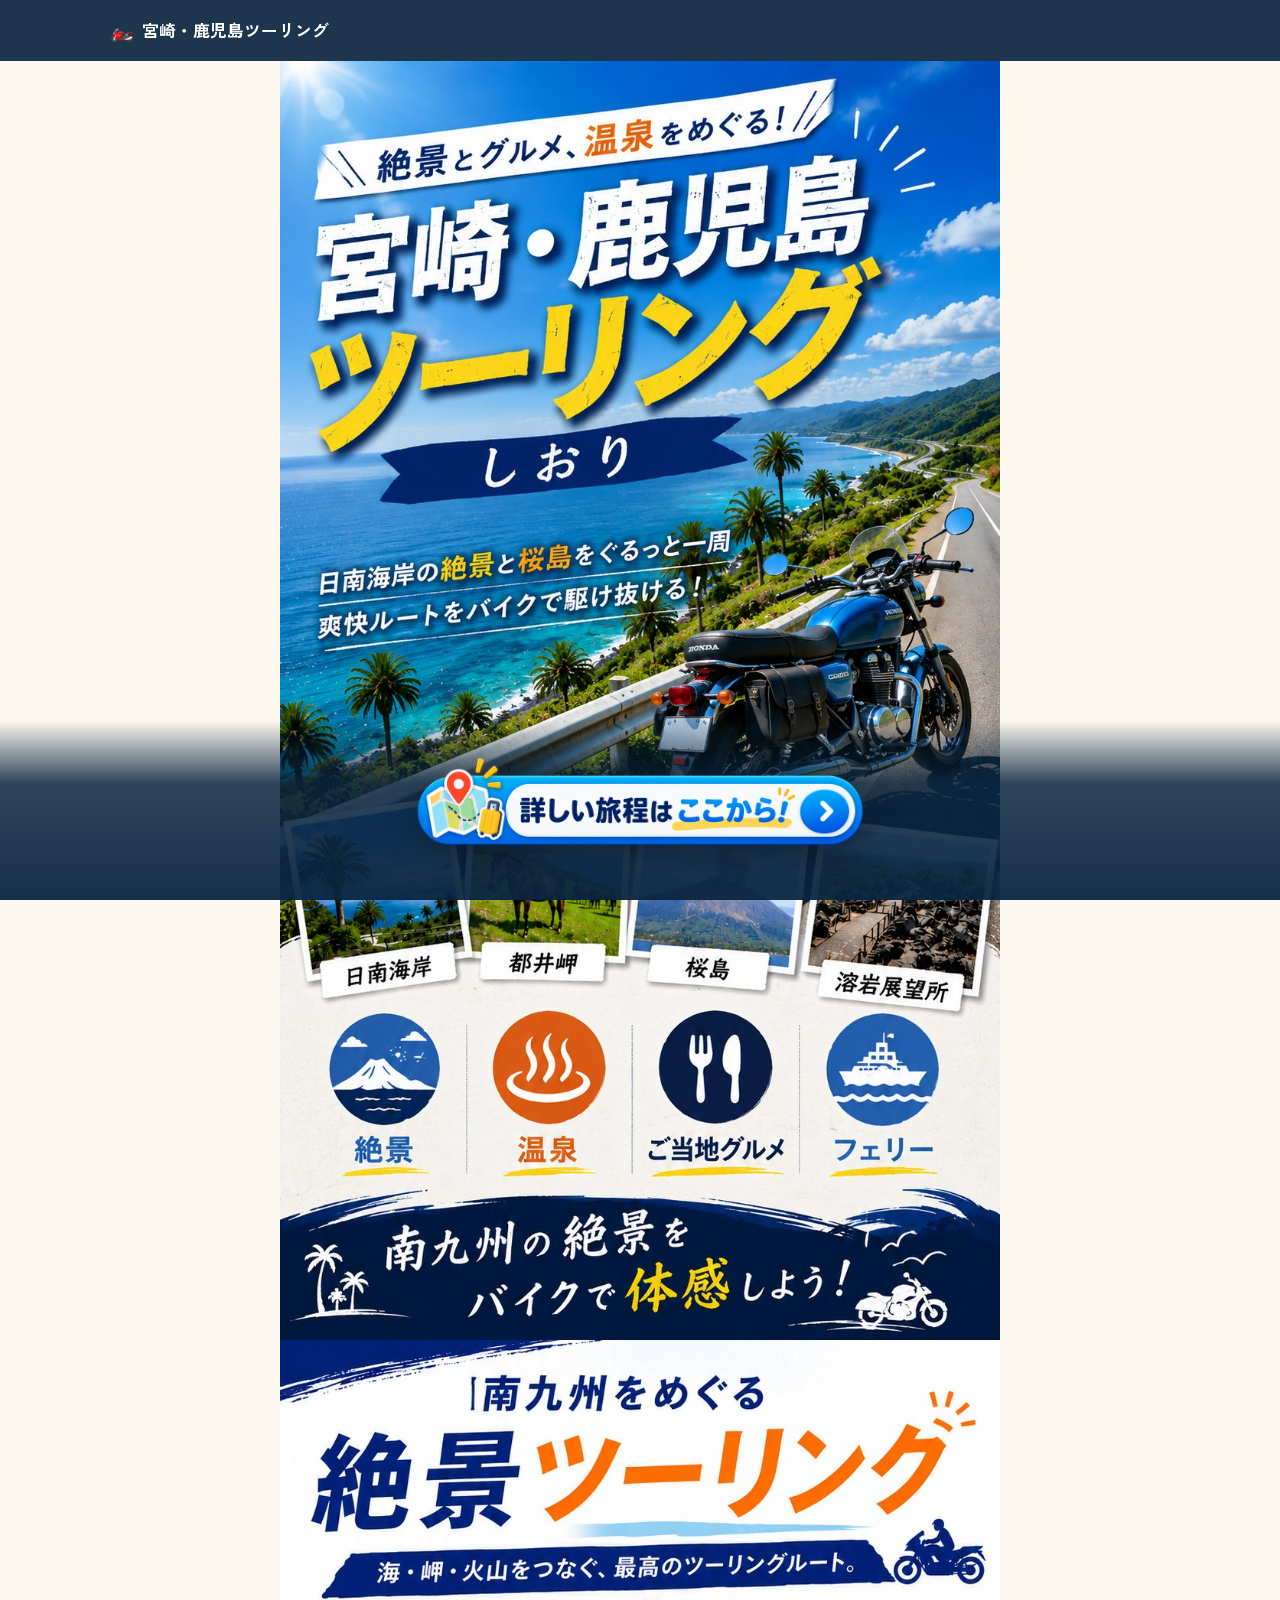
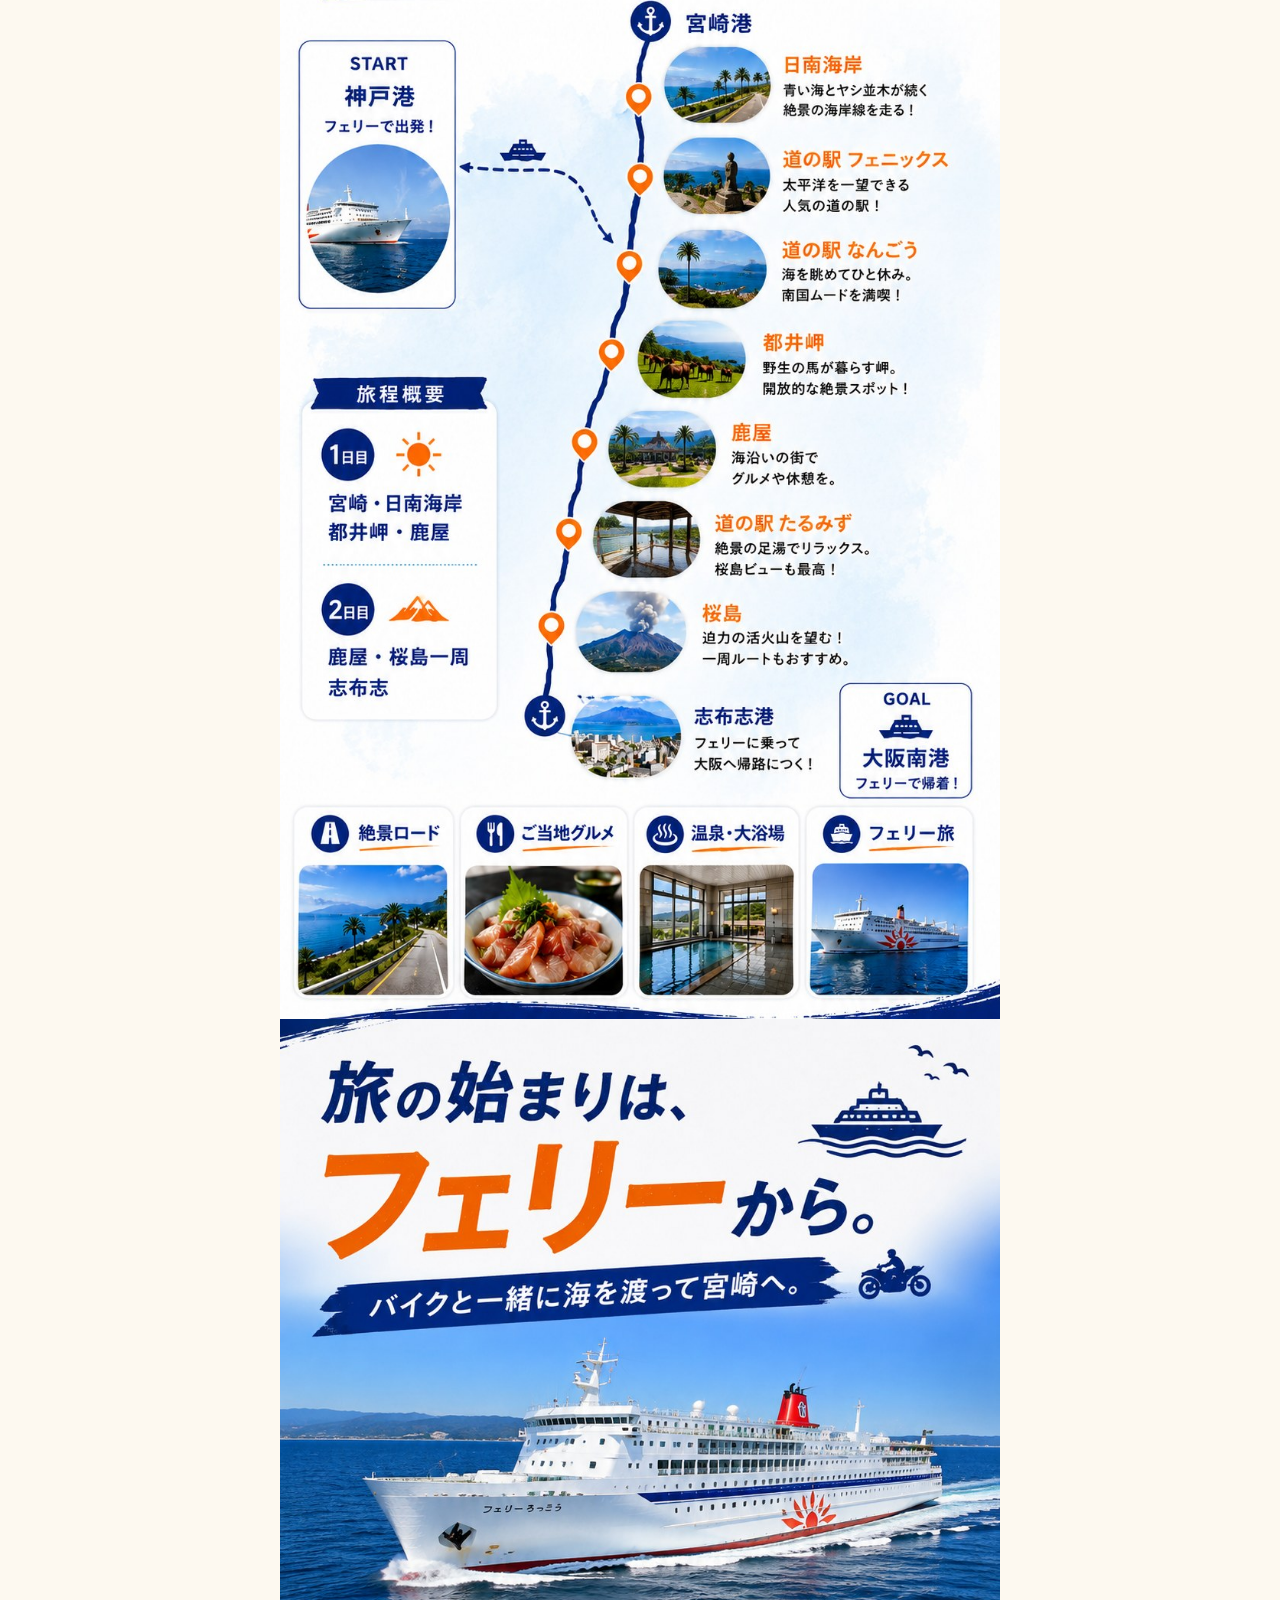
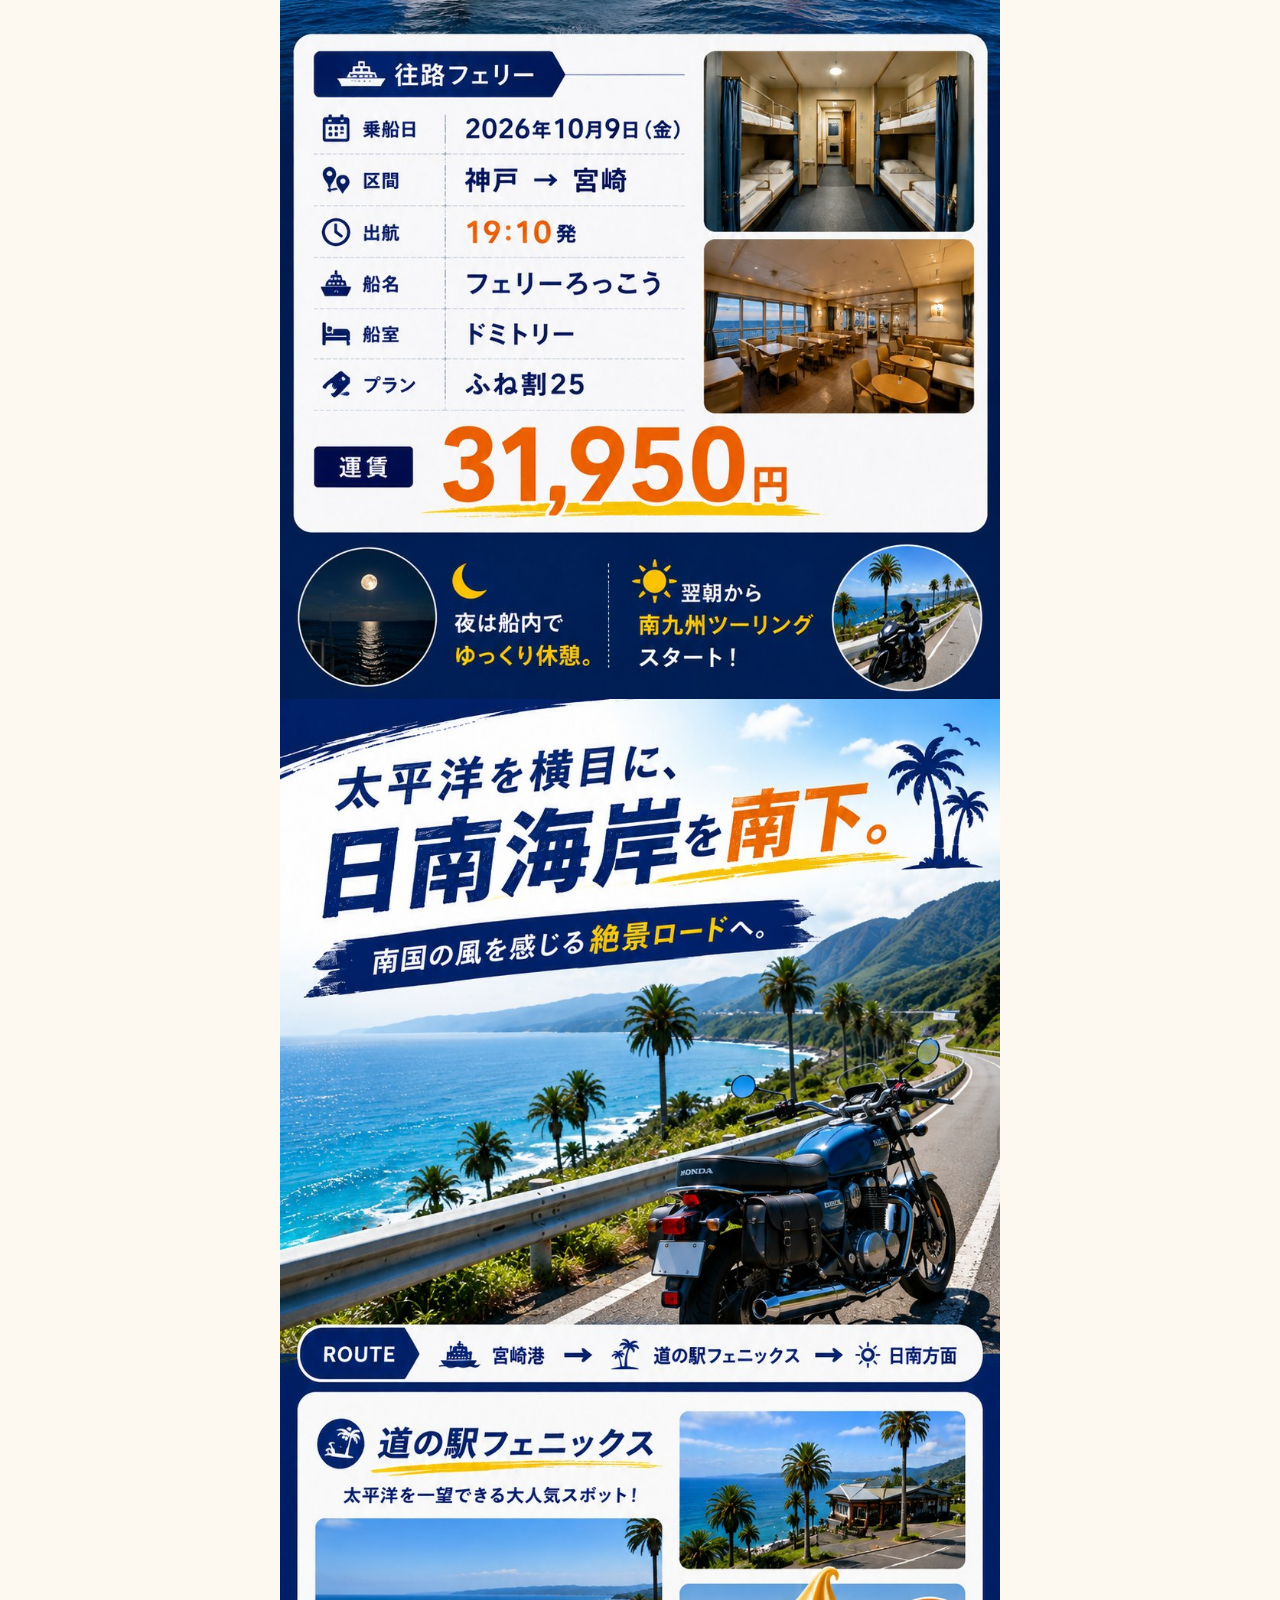
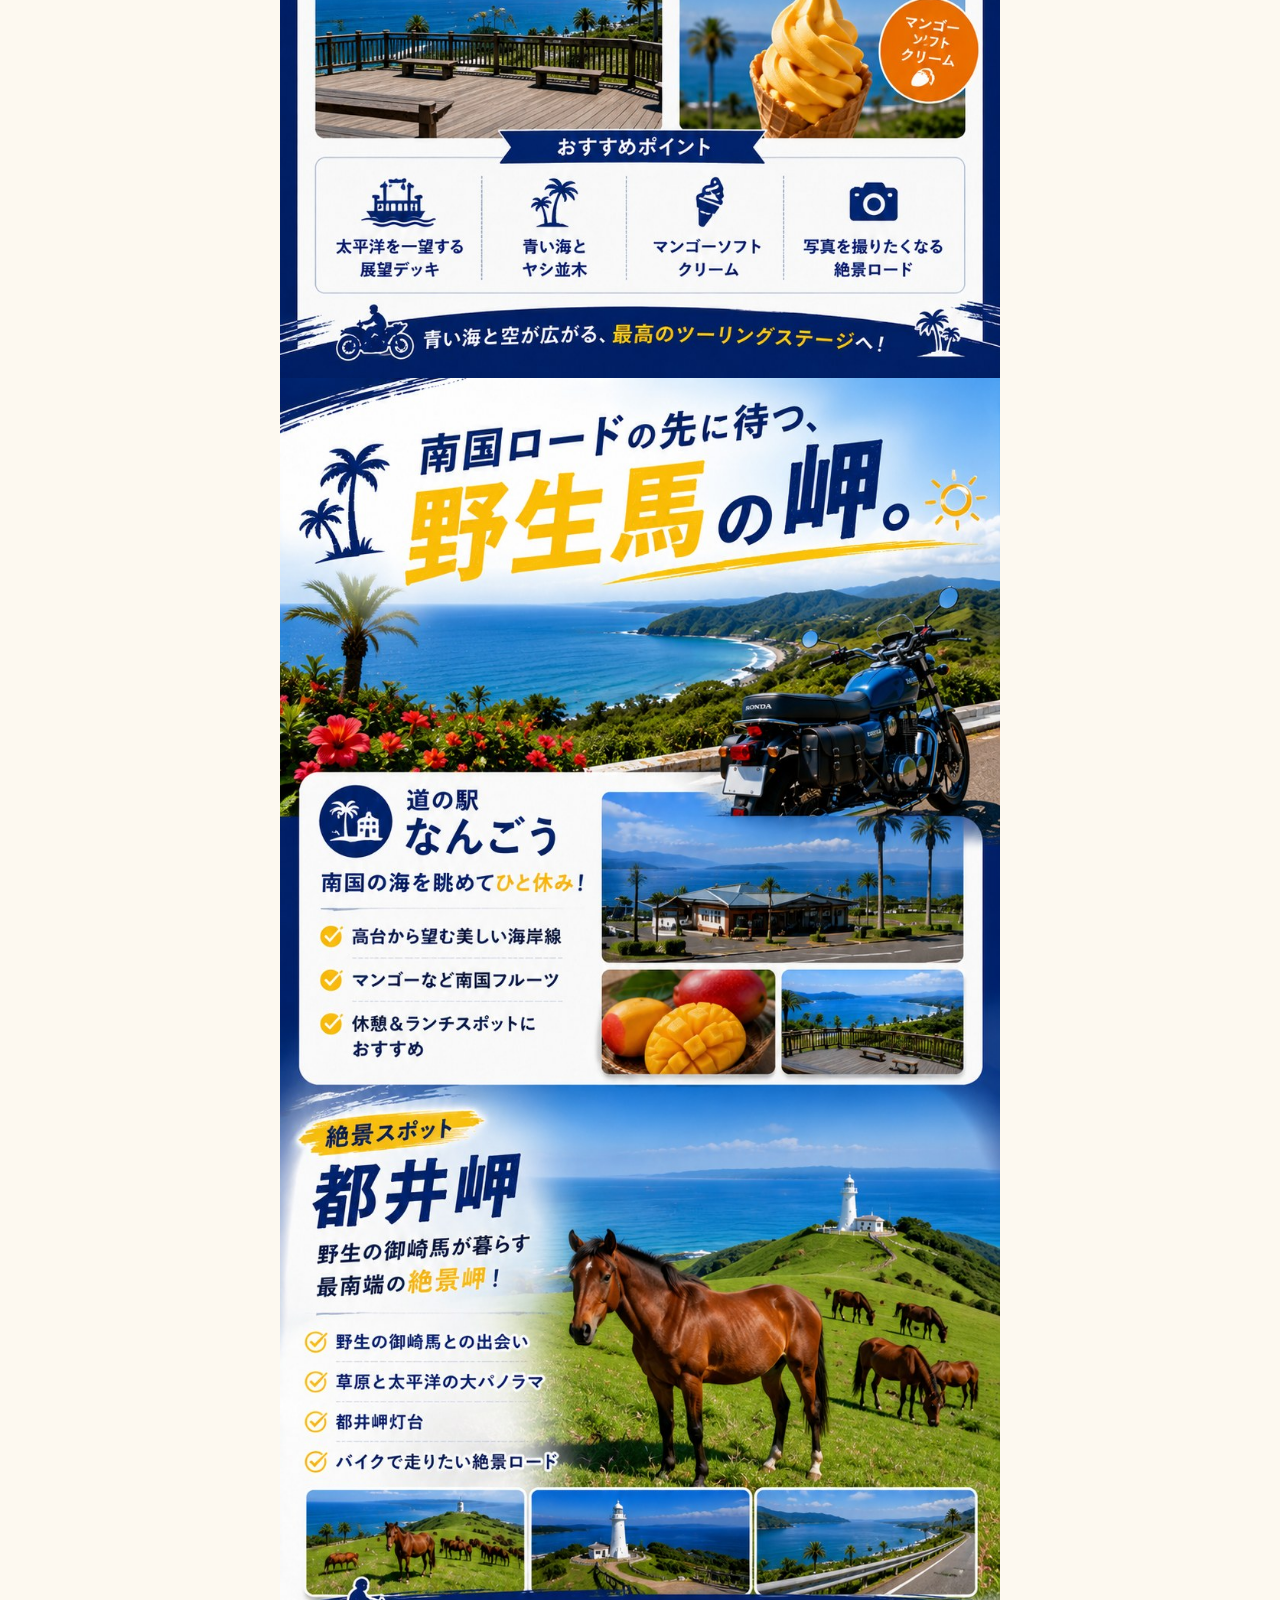
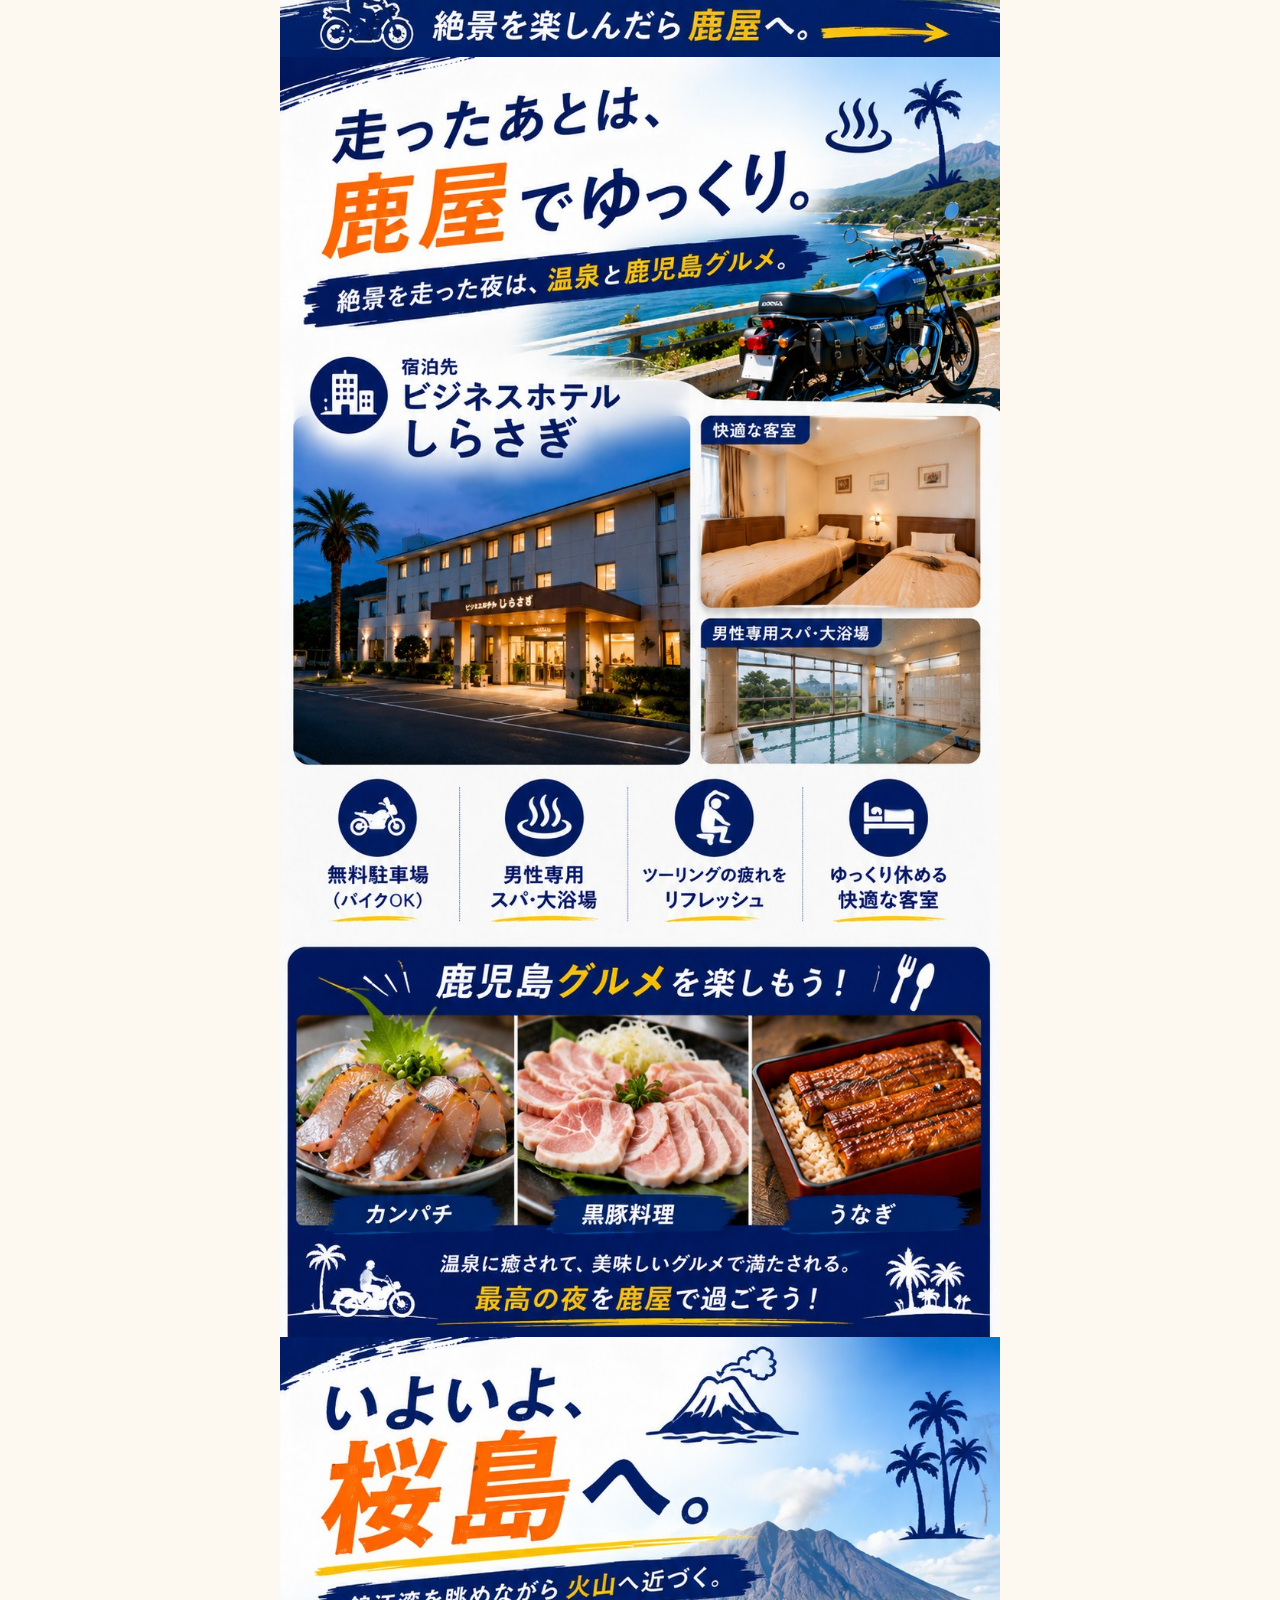
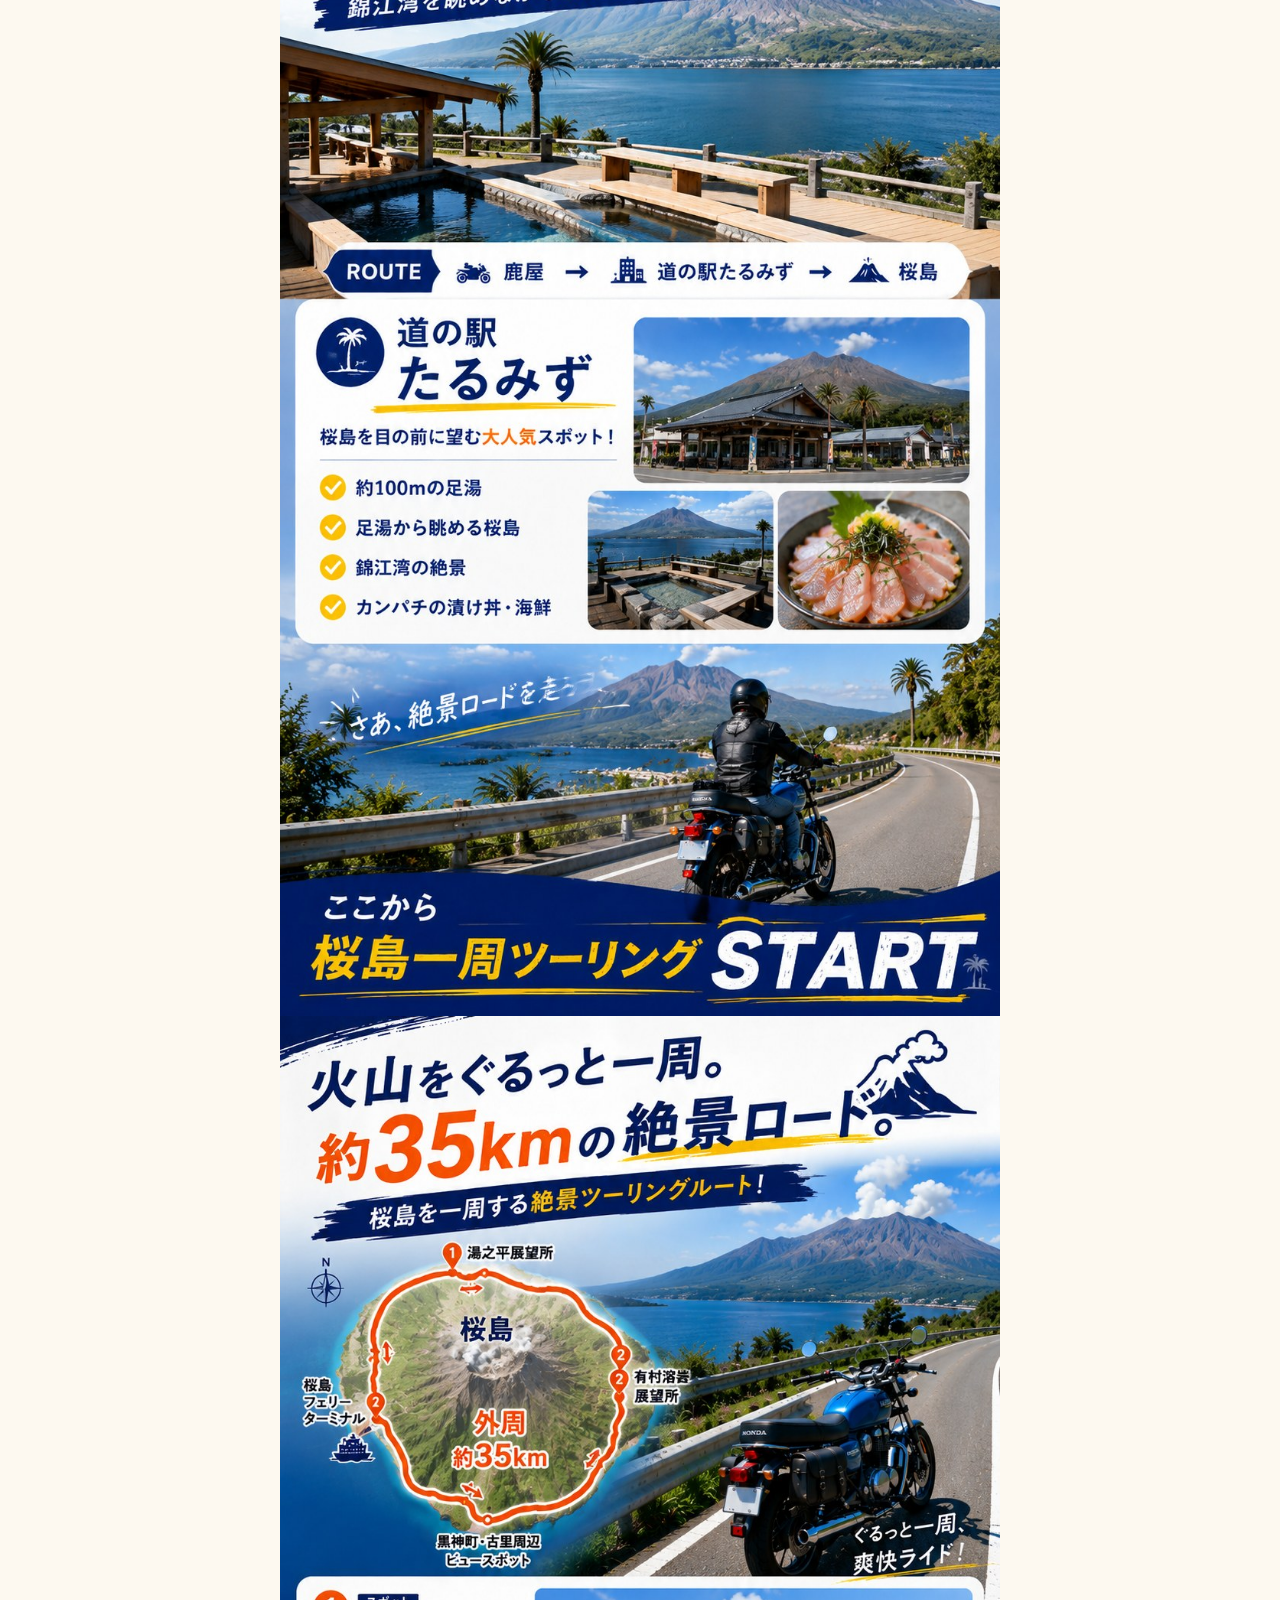
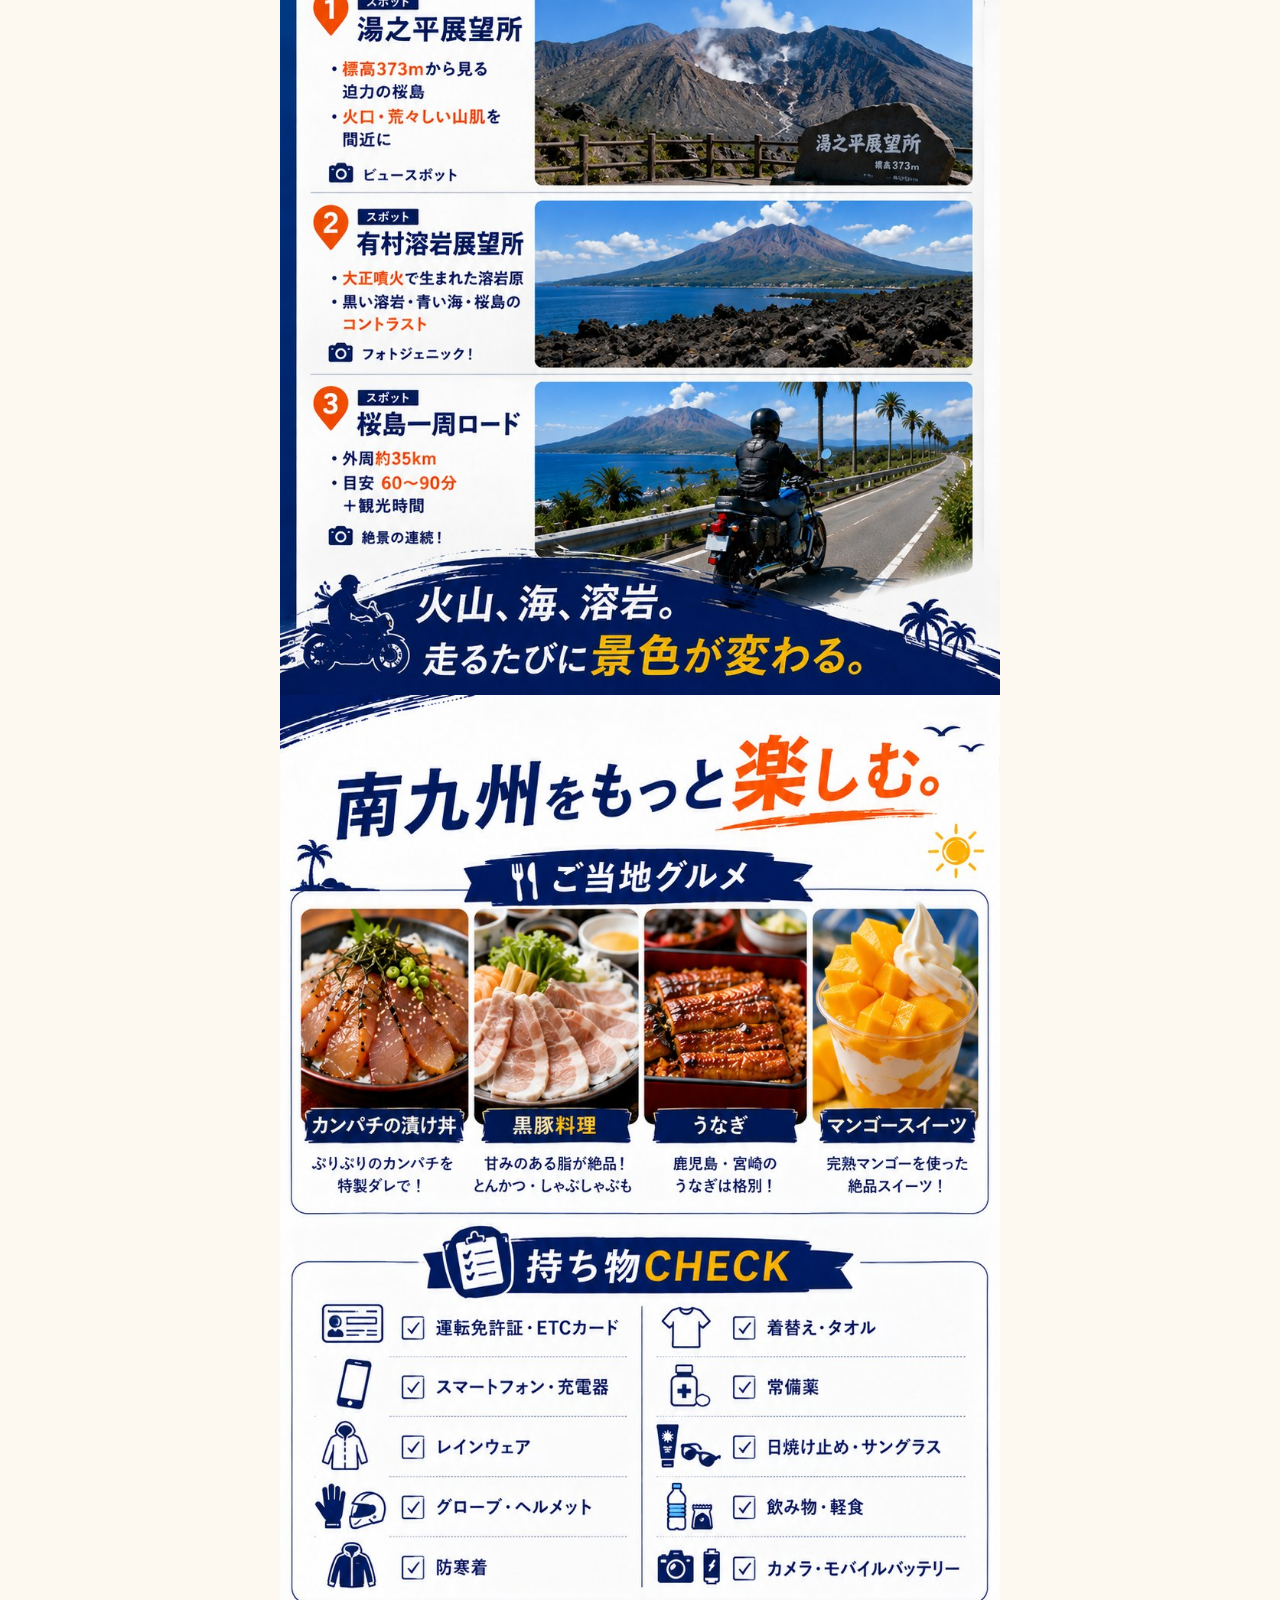
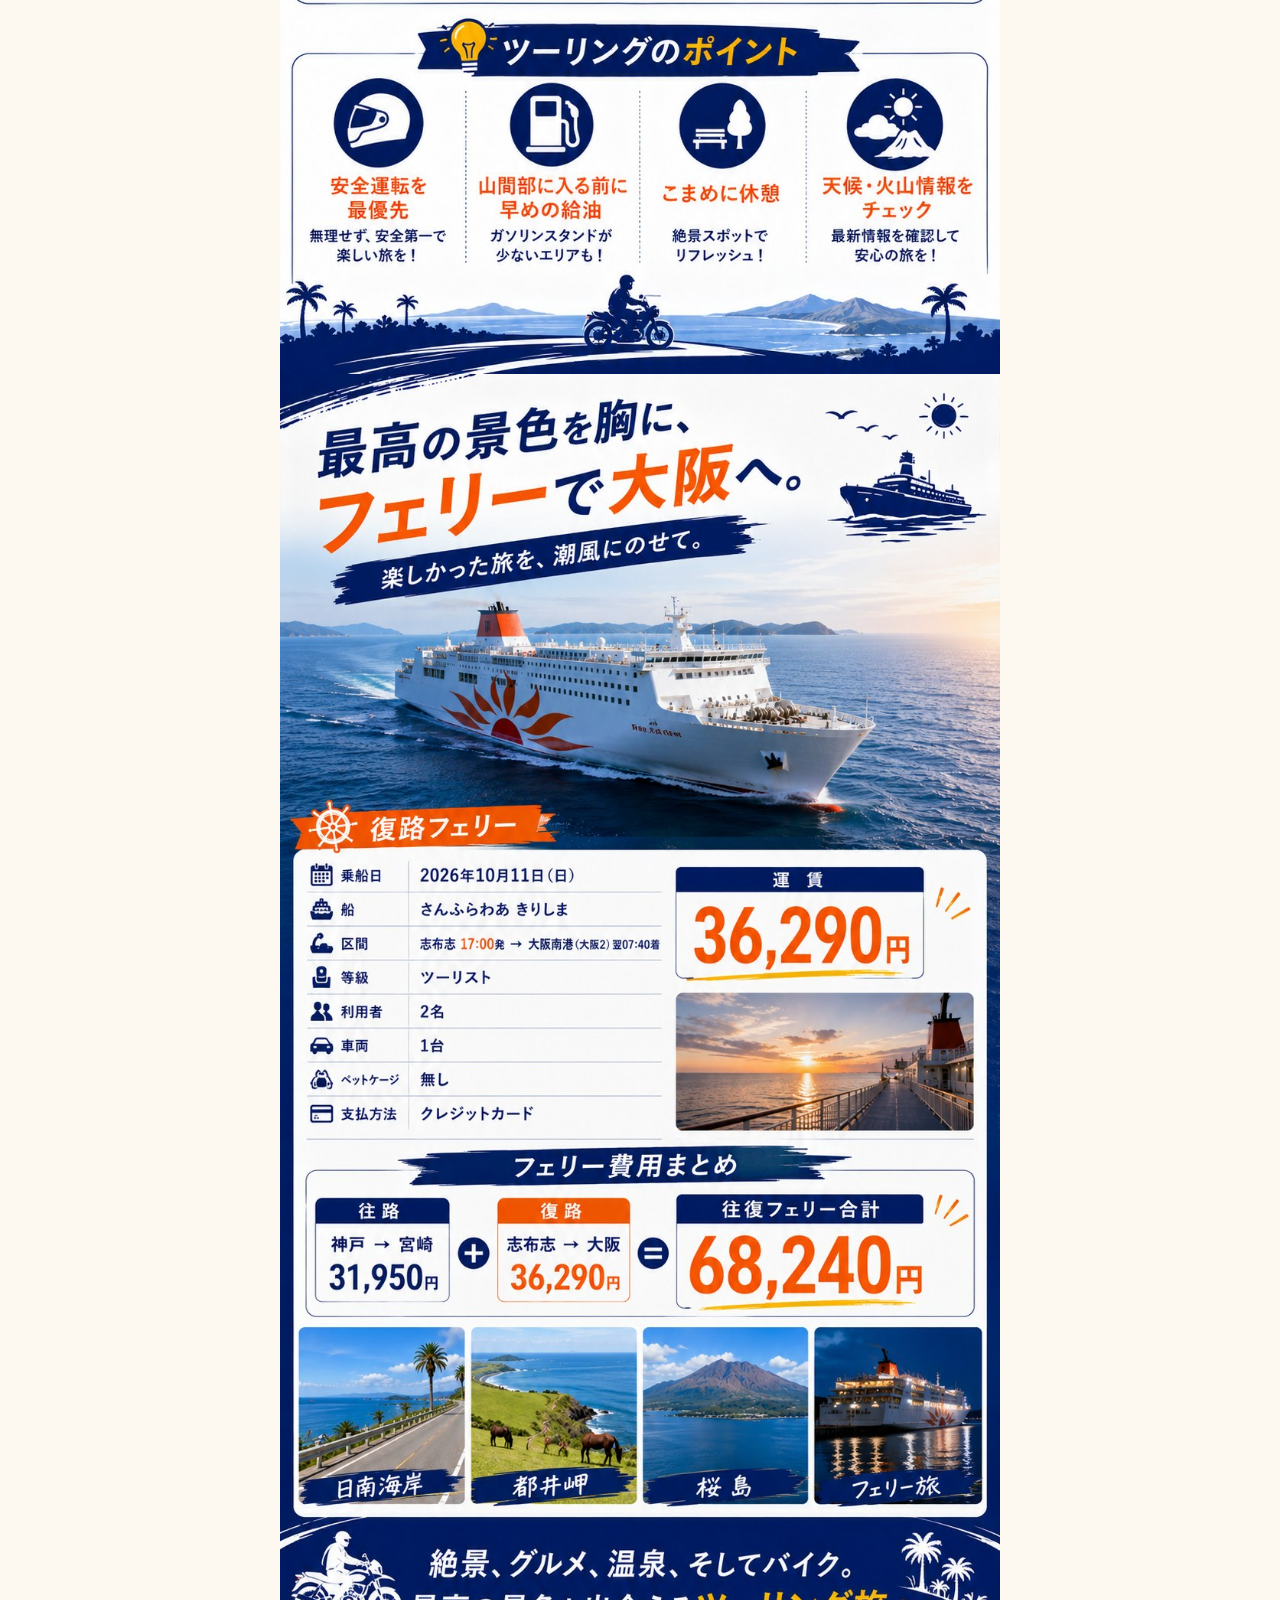
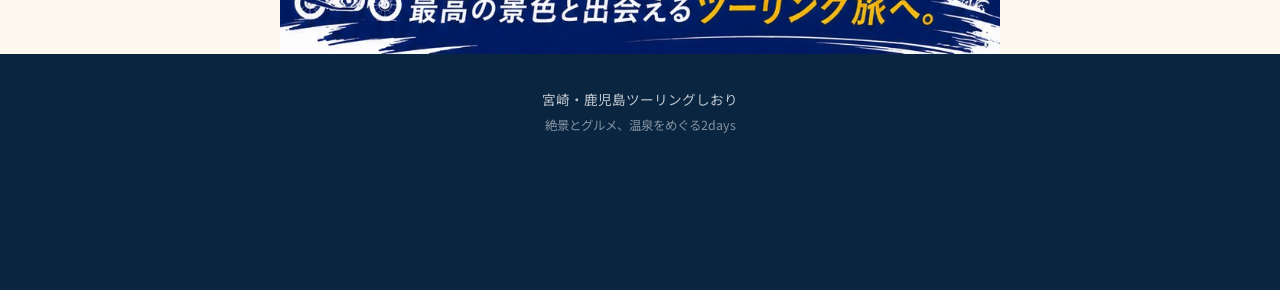
<file: index.html>
<!DOCTYPE html>
<html lang="ja">
<head>
<meta charset="UTF-8">
<meta name="viewport" content="width=device-width, initial-scale=1.0">
<title>宮崎・鹿児島ツーリングしおり｜絶景とグルメ、温泉をめぐる2days</title>
<meta name="description" content="日南海岸の絶景と桜島をぐるっと一周。宮崎・鹿児島バイクツーリングの2日間モデルコースしおり。">
<link href="https://fonts.googleapis.com/css2?family=Zen+Kaku+Gothic+New:wght@500;700;900&family=Noto+Sans+JP:wght@400;500;700&display=swap" rel="stylesheet">
<link rel="stylesheet" href="assets/css/style.css">
</head>
<body>

<header class="site-header" id="top">
  <div class="header-inner">
    <a class="logo" href="#top">
      <span class="logo-icon" aria-hidden="true">🏍️</span>
      宮崎・鹿児島ツーリング
    </a>
  </div>
</header>

<main class="lp-stack">
  <img class="lp-page" src="assets/img/lp-page01.jpg" alt="絶景とグルメ、温泉をめぐる！宮崎・鹿児島ツーリングしおり。日南海岸の絶景と桜島をぐるっと一周、爽快ルートをバイクで駆け抜ける。日南海岸、都井岬、桜島、溶岩展望所。絶景・温泉・ご当地グルメ・フェリー。南九州の絶景をバイクで体感しよう！">

  <img class="lp-page" src="assets/img/lp-page02.jpg" alt="南九州をめぐる絶景ツーリング。海・岬・火山をつなぐ、最高のツーリングルート。神戸港からフェリーで出発し、宮崎港→日南海岸→道の駅フェニックス→道の駅なんごう→都井岬→鹿屋→道の駅たるみず→桜島→志布志港→大阪南港へ。旅程概要：1日目は宮崎・日南海岸・都井岬・鹿屋、2日目は鹿屋・桜島一周・志布志。絶景ロード、ご当地グルメ、温泉・大浴場、フェリー旅。">

  <img class="lp-page" src="assets/img/lp-page03.jpg" alt="旅の始まりは、フェリーから。バイクと一緒に海を渡って宮崎へ。往路フェリー：乗船日2026年10月9日（金）、区間 神戸→宮崎、出航19:10発、船名 フェリーろっこう、船室ドミトリー、プラン ふね割25、運賃31,950円。夜は船内でゆっくり休憩。翌朝から南九州ツーリングスタート！">

  <img class="lp-page" src="assets/img/lp-page04.jpg" alt="太平洋を横目に、日南海岸を南下。南国の風を感じる絶景ロードへ。ルート：宮崎港→道の駅フェニックス→日南方面。道の駅フェニックスは太平洋を一望できる大人気スポット。おすすめポイント：太平洋を一望する展望デッキ、青い海とヤシ並木、マンゴーソフトクリーム、写真を撮りたくなる絶景ロード。">

  <img class="lp-page" src="assets/img/lp-page05.jpg" alt="南国ロードの先に待つ、野生馬の岬。道の駅なんごうは南国の海を眺めてひと休みできるスポット。高台から望む美しい海岸線、マンゴーなど南国フルーツ、休憩＆ランチスポットにおすすめ。絶景スポット都井岬は野生の御崎馬が暮らす最南端の絶景岬。野生の御崎馬との出会い、草原と太平洋の大パノラマ、都井岬灯台、バイクで走りたい絶景ロード。絶景を楽しんだら鹿屋へ。">

  <img class="lp-page" src="assets/img/lp-page06.jpg" alt="走ったあとは、鹿屋でゆっくり。絶景を走った夜は、温泉と鹿児島グルメ。宿泊先：ビジネスホテルしらさぎ。快適な客室、男性専用スパ・大浴場。無料駐車場（バイクOK）、男性専用スパ・大浴場、ツーリングの疲れをリフレッシュ、ゆっくり休める快適な客室。鹿児島グルメを楽しもう！カンパチ、黒豚料理、うなぎ。温泉に癒されて、美味しいグルメで満たされる。最高の夜を鹿屋で過ごそう！">

  <img class="lp-page" src="assets/img/lp-page07.jpg" alt="いよいよ、桜島へ。錦江湾を眺めながら火山へ近づく。ルート：鹿屋→道の駅たるみず→桜島。道の駅たるみずは桜島を目の前に望む大人気スポット。約100mの足湯、足湯から眺める桜島、錦江湾の絶景、カンパチの漬け丼・海鮮。ここから桜島一周ツーリングSTART。">

  <img class="lp-page" src="assets/img/lp-page08.jpg" alt="火山をぐるっと一周。約35kmの絶景ロード。桜島を一周する絶景ツーリングルート！桜島フェリーターミナル→湯之平展望所→有村溶岩展望所→黒神町・古里周辺ビュースポット、外周約35km。スポット1 湯之平展望所：標高373mから見る迫力の桜島、火口・荒々しい山肌を間近に。スポット2 有村溶岩展望所：大正噴火で生まれた溶岩原、黒い溶岩・青い海・桜島のコントラスト。スポット3 桜島一周ロード：外周約35km、目安60〜90分＋観光時間。火山、海、溶岩。走るたびに景色が変わる。">

  <img class="lp-page" src="assets/img/lp-page09.jpg" alt="南九州をもっと楽しむ。ご当地グルメ：カンパチの漬け丼、黒豚料理、うなぎ、マンゴースイーツ。持ち物CHECK：運転免許証・ETCカード、スマートフォン・充電器、レインウェア、グローブ・ヘルメット、防寒着、着替え・タオル、常備薬、日焼け止め・サングラス、飲み物・軽食、カメラ・モバイルバッテリー。ツーリングのポイント：安全運転を最優先、山間部に入る前に早めの給油、こまめに休憩、天候・火山情報をチェック。">

  <img class="lp-page" src="assets/img/lp-page10.jpg" alt="最高の景色を胸に、フェリーで大阪へ。楽しかった旅を、潮風にのせて。復路フェリー：乗船日2026年10月11日（日）、船 さんふらわあきりしま、区間 志布志17:00発→大阪南港（大阪2）翌7:40着、等級ツーリスト、利用者2名、車両1台、ペットケージ無し、支払方法クレジットカード、運賃36,290円。フェリー費用まとめ：往路 神戸→宮崎31,950円＋復路 志布志→大阪36,290円＝往復フェリー合計68,240円。絶景、グルメ、温泉、そしてバイク。最高の景色と出会えるツーリング旅へ。">
</main>

<footer class="site-footer">
  <p>宮崎・鹿児島ツーリングしおり</p>
  <p class="footer-sub">絶景とグルメ、温泉をめぐる2days</p>
</footer>

<a href="#top" class="to-top" id="to-top" aria-label="ページトップへ戻る">↑</a>

<a href="itinerary.html" class="detail-cta" aria-label="詳しい旅程はここから！">
  <img src="assets/img/cta-button.png" alt="詳しい旅程はここから！">
</a>

<script src="assets/js/main.js"></script>
</body>
</html>
</file>
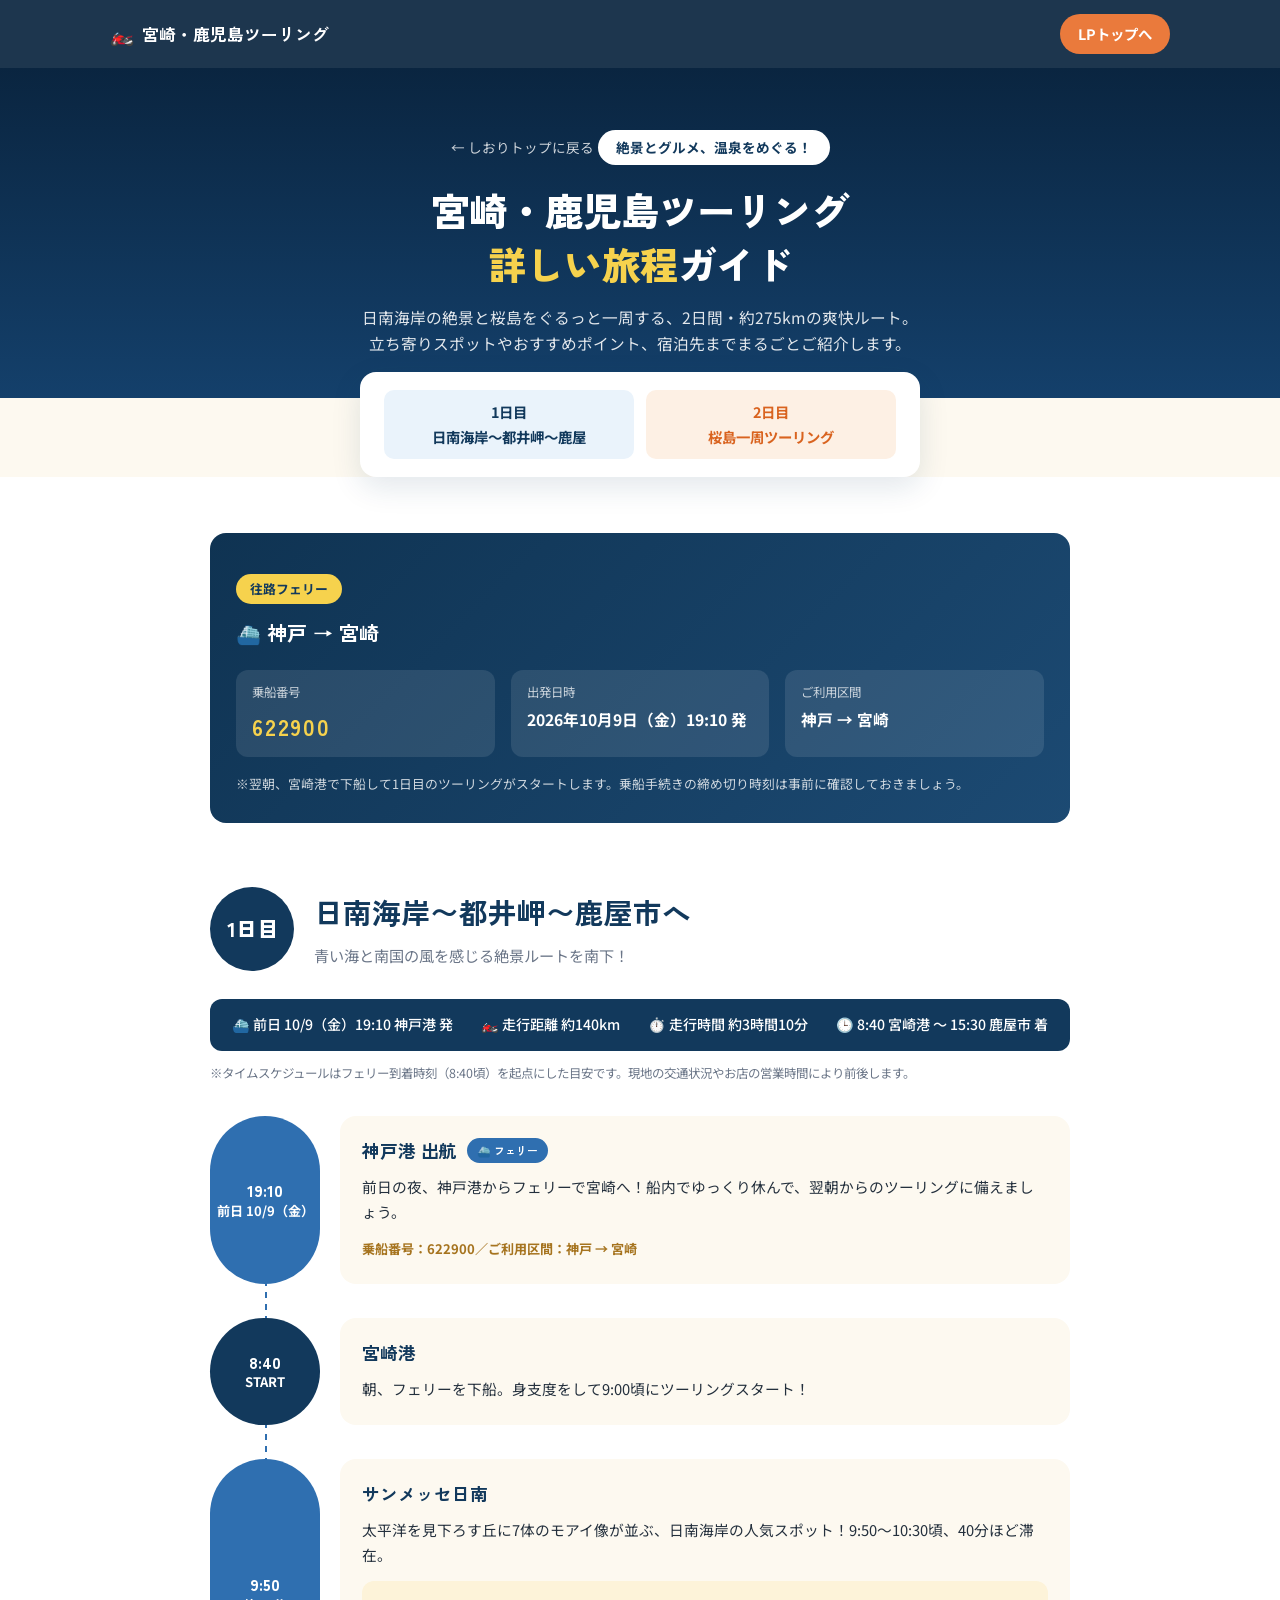
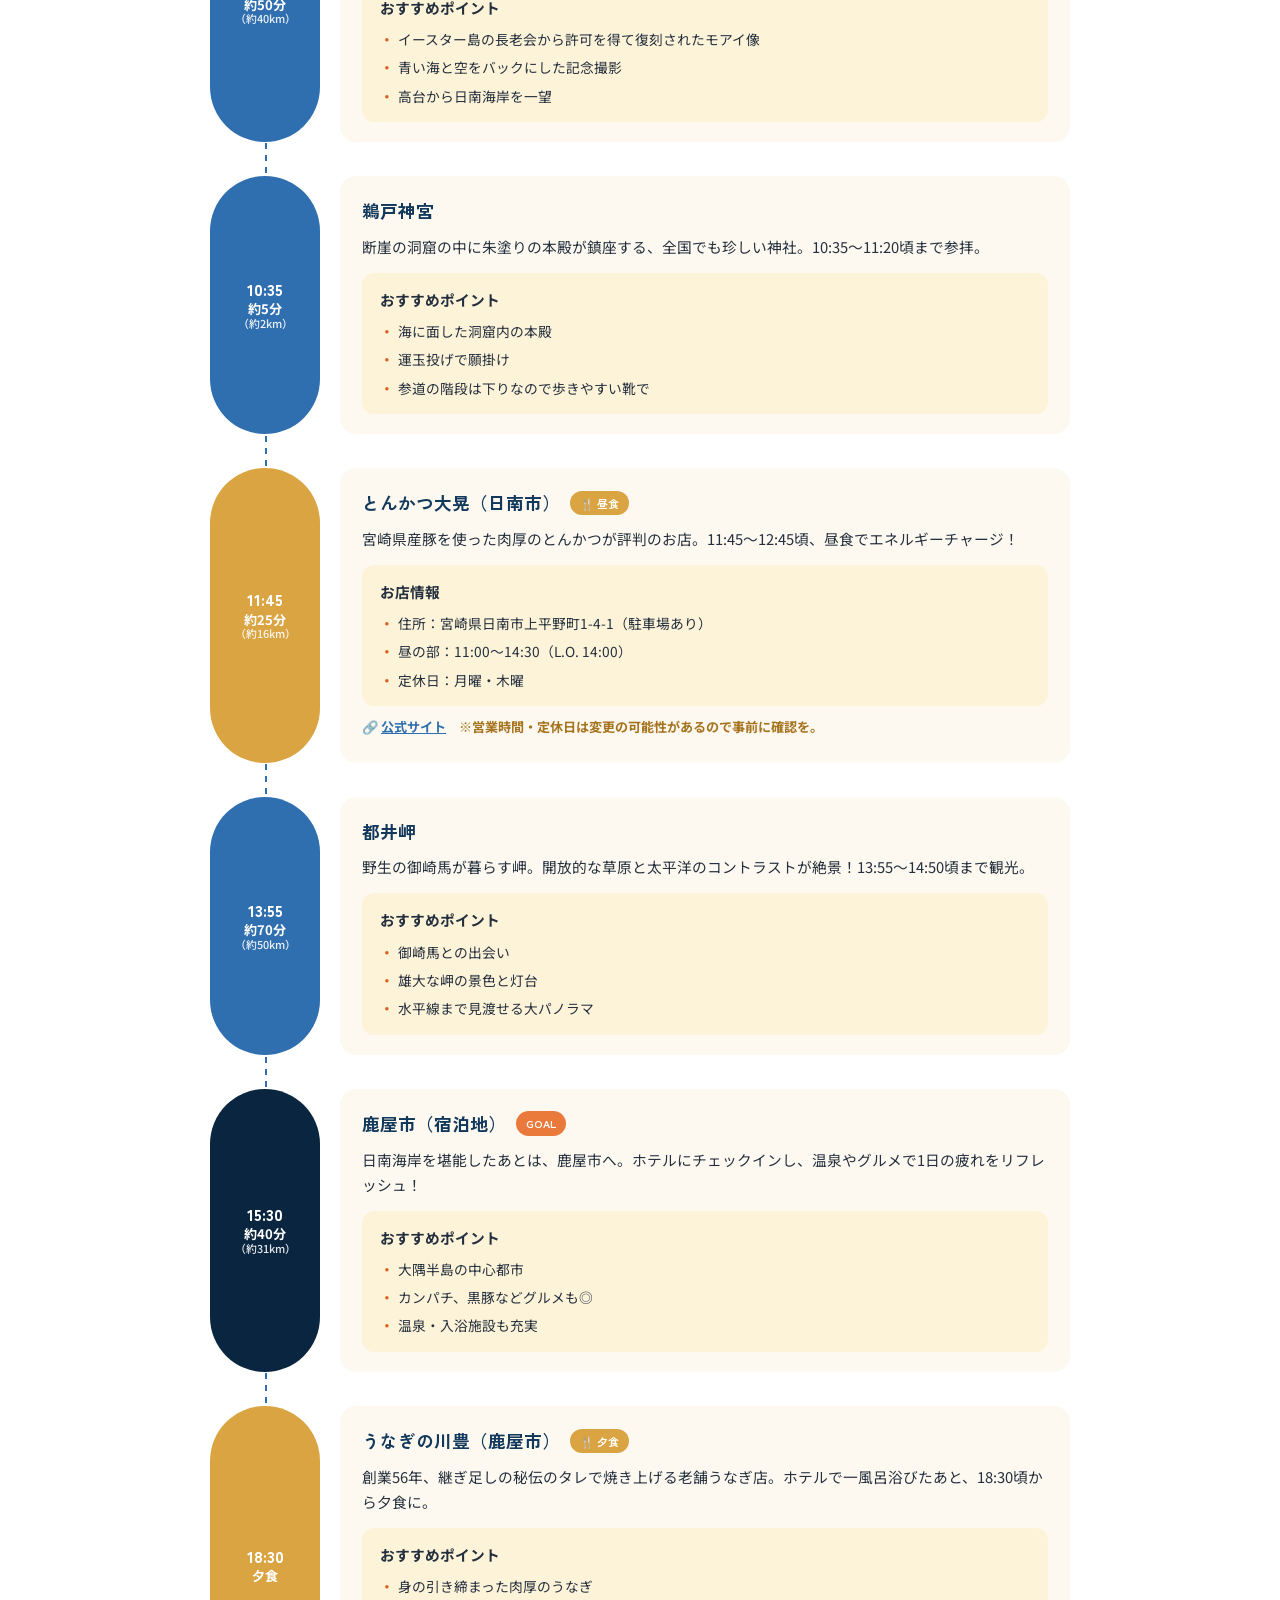
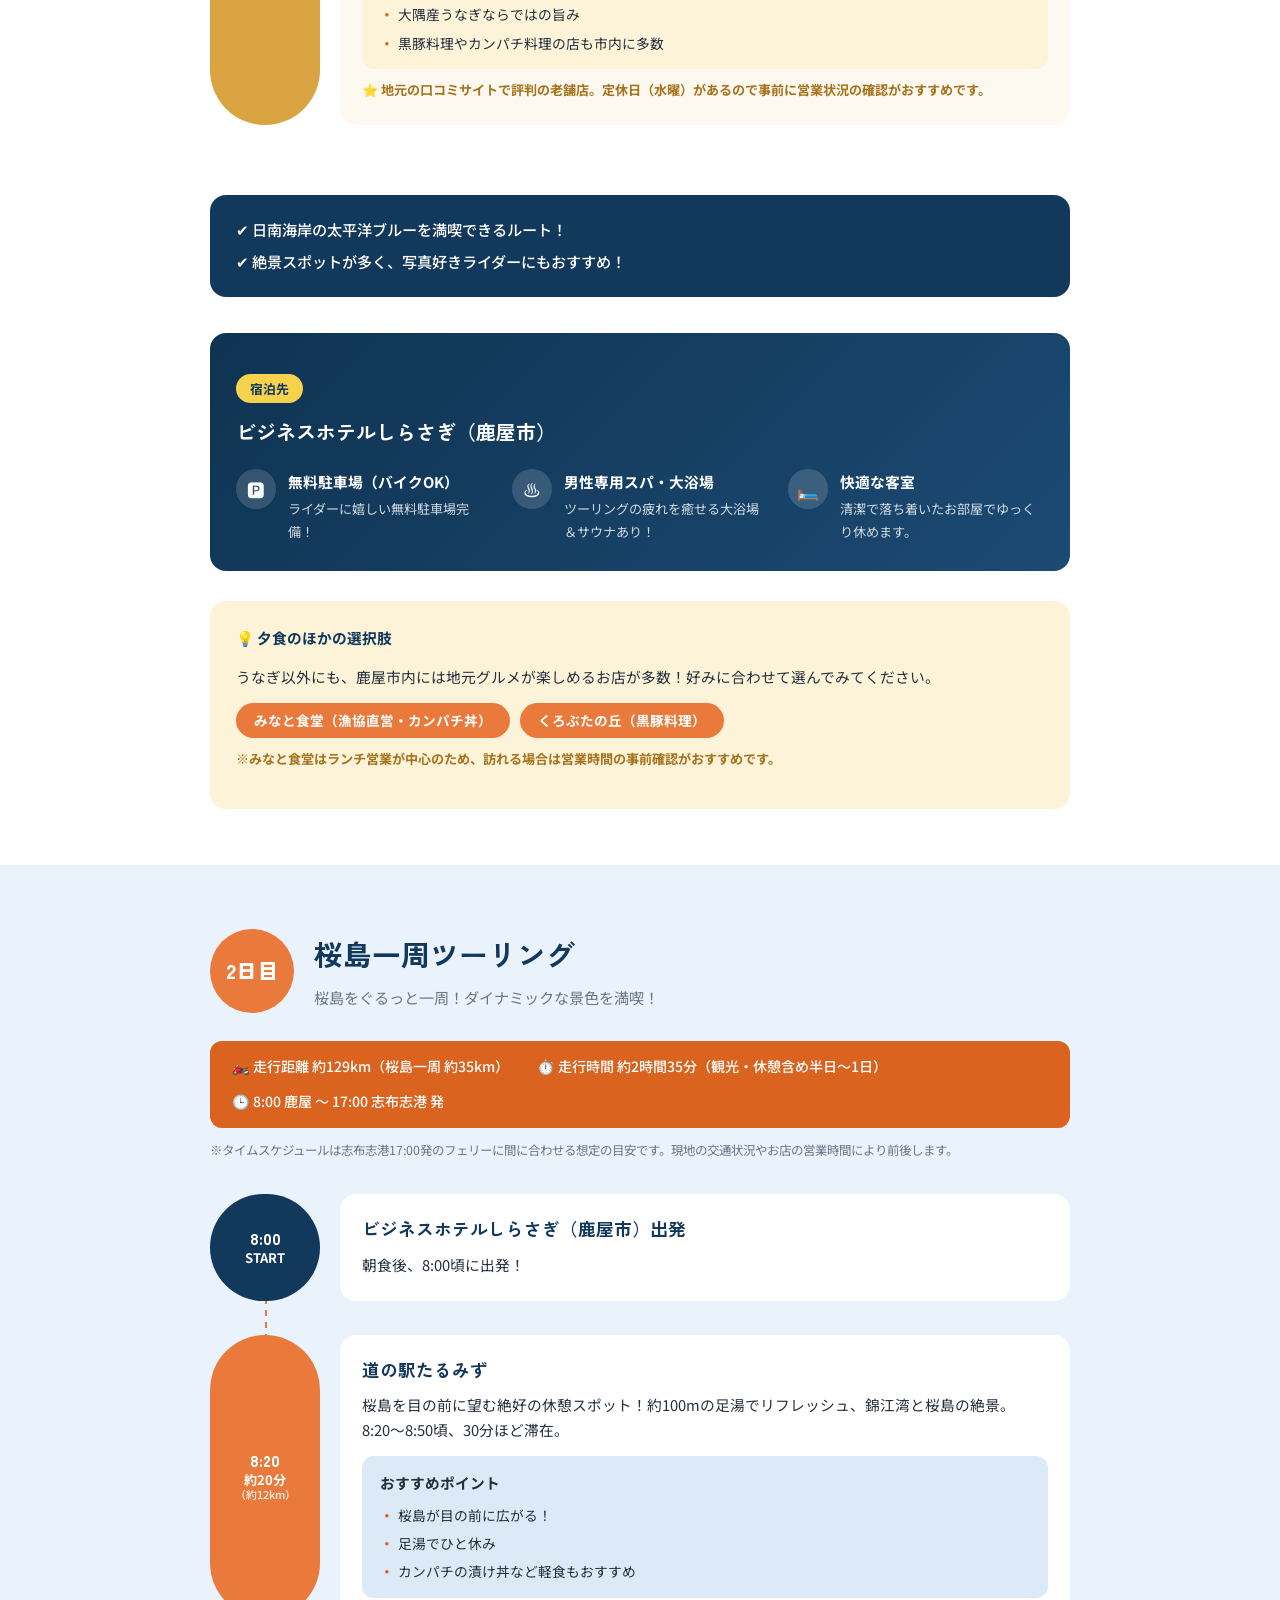
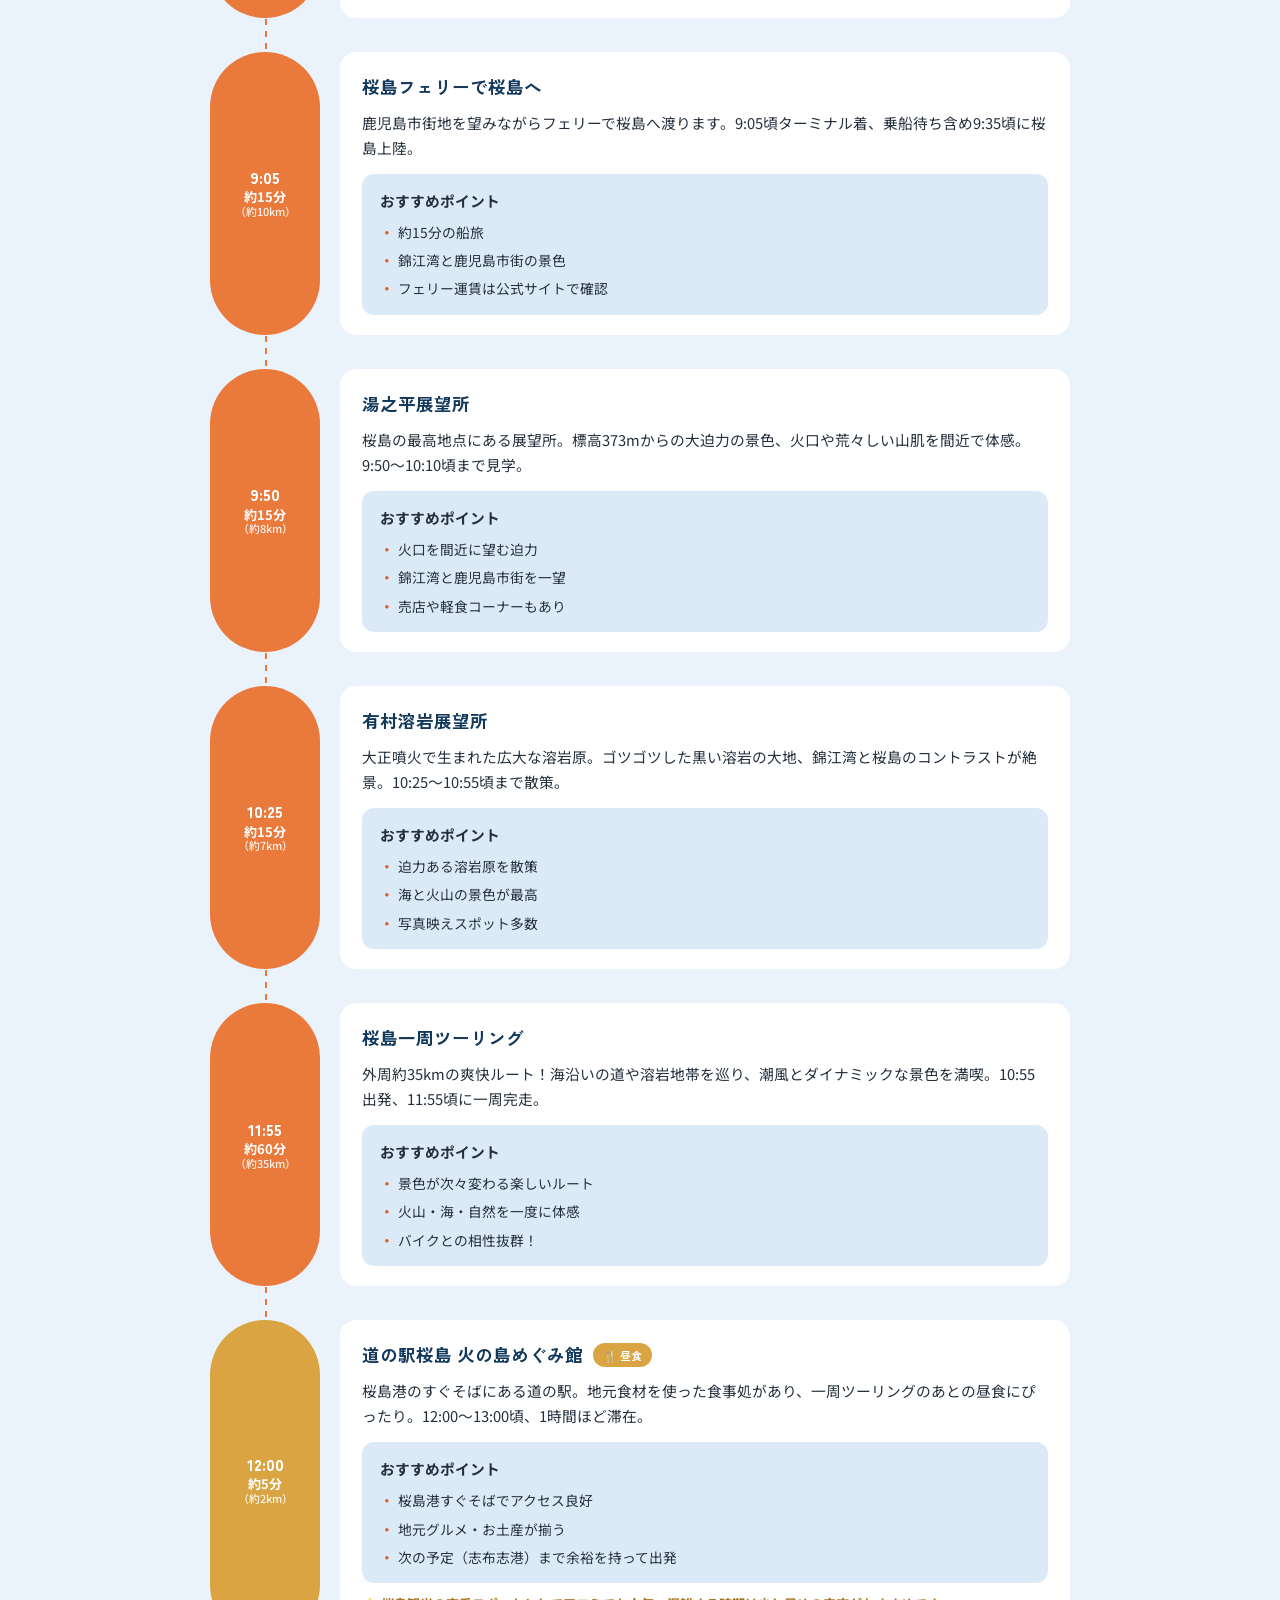
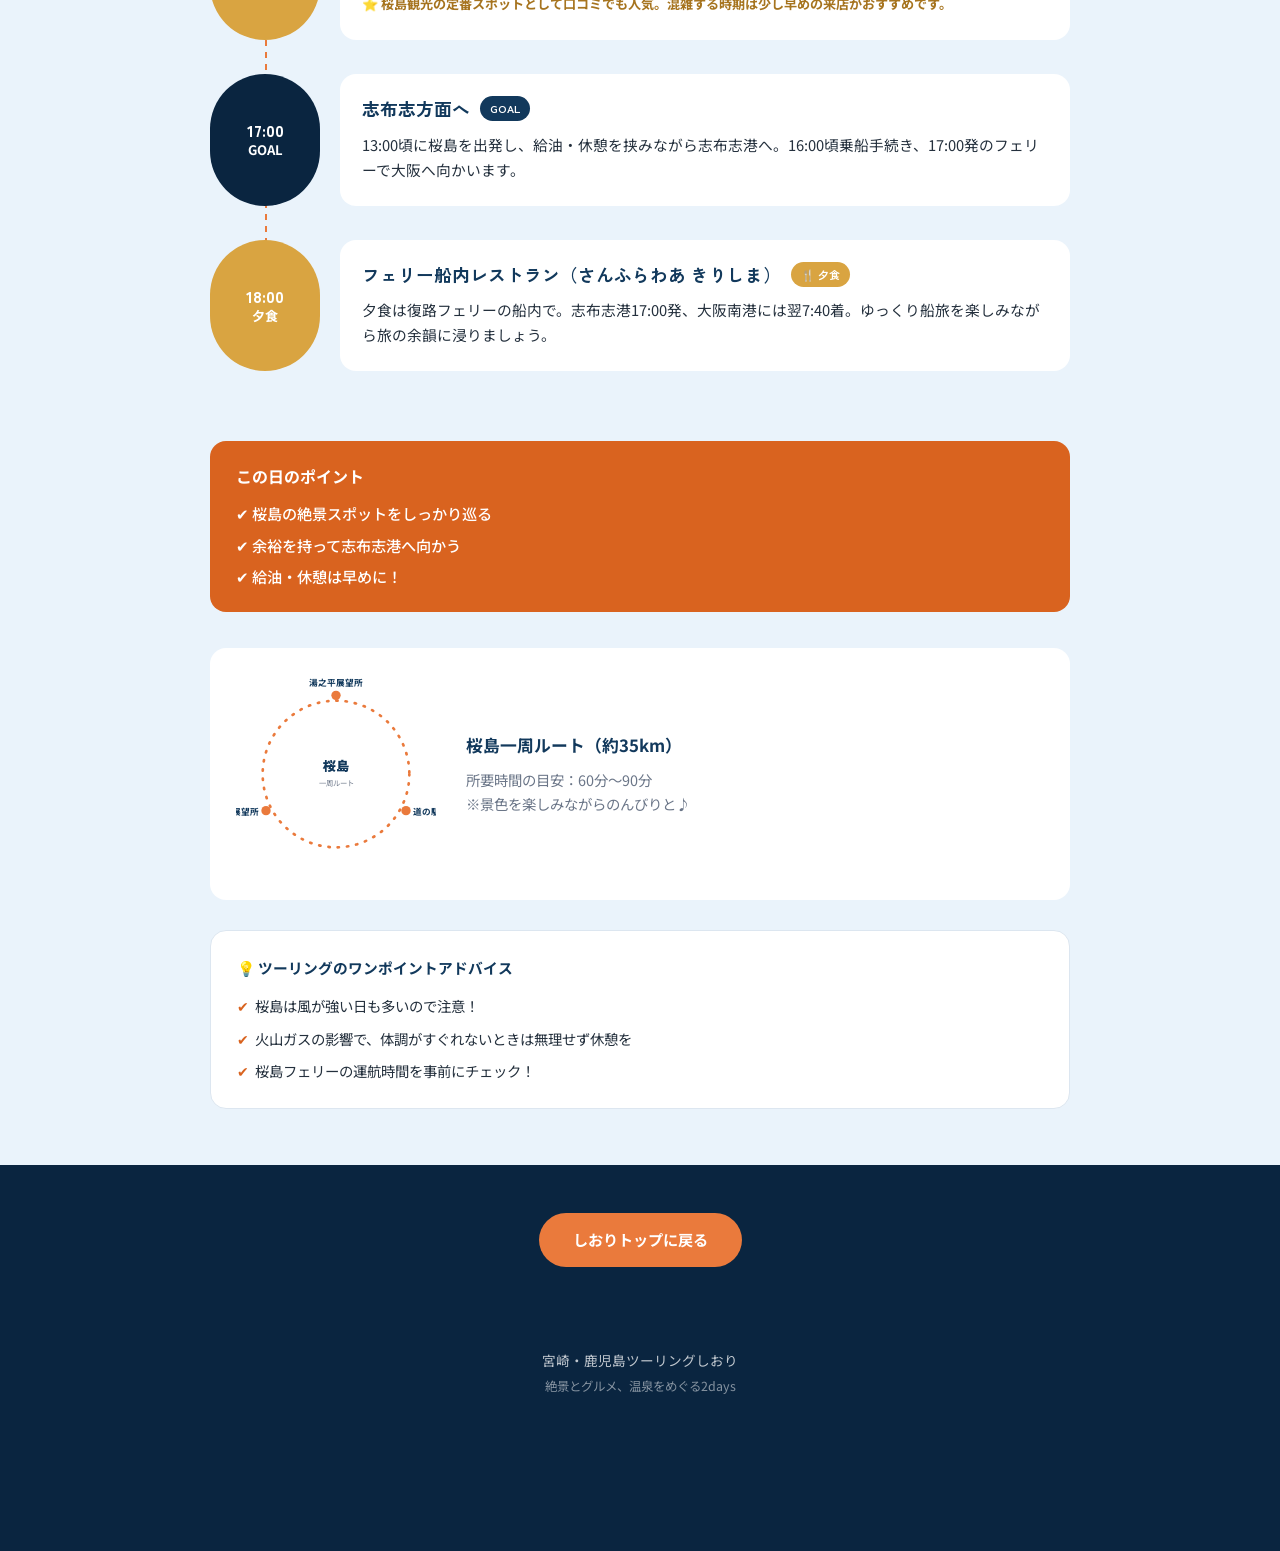
<file: itinerary.html>
<!DOCTYPE html>
<html lang="ja">
<head>
<meta charset="UTF-8">
<meta name="viewport" content="width=device-width, initial-scale=1.0">
<title>詳しい旅程｜宮崎・鹿児島ツーリングしおり</title>
<meta name="description" content="宮崎・鹿児島バイクツーリング2日間の詳しい旅程。1日目：日南海岸〜都井岬〜鹿屋、2日目：桜島一周ツーリング。立ち寄りスポットやおすすめポイント、宿泊先情報まとめ。">
<link href="https://fonts.googleapis.com/css2?family=Zen+Kaku+Gothic+New:wght@500;700;900&family=Noto+Sans+JP:wght@400;500;700&display=swap" rel="stylesheet">
<link rel="stylesheet" href="assets/css/style.css">
</head>
<body>

<header class="site-header" id="top">
  <div class="header-inner">
    <a class="logo" href="index.html">
      <span class="logo-icon" aria-hidden="true">🏍️</span>
      宮崎・鹿児島ツーリング
    </a>
    <nav class="main-nav" id="main-nav">
      <a href="index.html">LPトップへ</a>
    </nav>
  </div>
</header>

<article>
  <div class="article-head">
    <a class="back-link" href="index.html">← しおりトップに戻る</a>
    <p class="article-eyebrow">絶景とグルメ、温泉をめぐる！</p>
    <h1 class="article-title">宮崎・鹿児島ツーリング<br><span class="accent">詳しい旅程</span>ガイド</h1>
    <p class="article-lead">日南海岸の絶景と桜島をぐるっと一周する、2日間・約275kmの爽快ルート。立ち寄りスポットやおすすめポイント、宿泊先までまるごとご紹介します。</p>
  </div>

  <nav class="toc">
    <a href="#day1">1日目<br>日南海岸〜都井岬〜鹿屋</a>
    <a href="#day2">2日目<br>桜島一周ツーリング</a>
  </nav>

  <!-- ===================== FERRY (往路) ===================== -->
  <section class="ferry-detail" id="ferry">
    <div class="section-inner">
      <div class="hotel-card ferry-card">
        <p class="hotel-label">往路フェリー</p>
        <h3 class="hotel-name">⛴️ 神戸 → 宮崎</h3>
        <dl class="ferry-info">
          <div>
            <dt>乗船番号</dt>
            <dd class="ferry-number">622900</dd>
          </div>
          <div>
            <dt>出発日時</dt>
            <dd>2026年10月9日（金）19:10 発</dd>
          </div>
          <div>
            <dt>ご利用区間</dt>
            <dd>神戸 → 宮崎</dd>
          </div>
        </dl>
        <p class="ferry-note">※翌朝、宮崎港で下船して1日目のツーリングがスタートします。乗船手続きの締め切り時刻は事前に確認しておきましょう。</p>
      </div>
    </div>
  </section>

  <!-- ===================== DAY 1 ===================== -->
  <section class="day-detail" id="day1">
    <div class="section-inner">
      <div class="day-detail-head">
        <span class="day-num">1日目</span>
        <div>
          <h2>日南海岸〜都井岬〜鹿屋市へ</h2>
          <p class="day-sub">青い海と南国の風を感じる絶景ルートを南下！</p>
        </div>
      </div>

      <div class="stat-bar">
        <span>⛴️ 前日 10/9（金）19:10 神戸港 発</span>
        <span>🏍️ 走行距離 約140km</span>
        <span>⏱️ 走行時間 約3時間10分</span>
        <span>🕒 8:40 宮崎港 〜 15:30 鹿屋市 着</span>
      </div>
      <p class="schedule-note">※タイムスケジュールはフェリー到着時刻（8:40頃）を起点にした目安です。現地の交通状況やお店の営業時間により前後します。</p>

      <ol class="timeline">
        <li class="tl-item tl-start tl-ferry">
          <div class="tl-marker"><span class="tl-time">19:10</span>前日 10/9（金）</div>
          <div class="tl-content">
            <h3>神戸港 出航 <span class="ferry-tag">⛴️ フェリー</span></h3>
            <p>前日の夜、神戸港からフェリーで宮崎へ！船内でゆっくり休んで、翌朝からのツーリングに備えましょう。</p>
            <p class="meal-note">乗船番号：622900／ご利用区間：神戸 → 宮崎</p>
          </div>
        </li>

        <li class="tl-item tl-start">
          <div class="tl-marker"><span class="tl-time">8:40</span>START</div>
          <div class="tl-content">
            <h3>宮崎港</h3>
            <p>朝、フェリーを下船。身支度をして9:00頃にツーリングスタート！</p>
          </div>
        </li>

        <li class="tl-item">
          <div class="tl-marker"><span class="tl-time">9:50</span>約50分<small>（約40km）</small></div>
          <div class="tl-content">
            <h3>サンメッセ日南</h3>
            <p>太平洋を見下ろす丘に7体のモアイ像が並ぶ、日南海岸の人気スポット！9:50〜10:30頃、40分ほど滞在。</p>
            <div class="point-box">
              <p class="point-title">おすすめポイント</p>
              <ul>
                <li>イースター島の長老会から許可を得て復刻されたモアイ像</li>
                <li>青い海と空をバックにした記念撮影</li>
                <li>高台から日南海岸を一望</li>
              </ul>
            </div>
          </div>
        </li>

        <li class="tl-item">
          <div class="tl-marker"><span class="tl-time">10:35</span>約5分<small>（約2km）</small></div>
          <div class="tl-content">
            <h3>鵜戸神宮</h3>
            <p>断崖の洞窟の中に朱塗りの本殿が鎮座する、全国でも珍しい神社。10:35〜11:20頃まで参拝。</p>
            <div class="point-box">
              <p class="point-title">おすすめポイント</p>
              <ul>
                <li>海に面した洞窟内の本殿</li>
                <li>運玉投げで願掛け</li>
                <li>参道の階段は下りなので歩きやすい靴で</li>
              </ul>
            </div>
          </div>
        </li>

        <li class="tl-item tl-meal">
          <div class="tl-marker"><span class="tl-time">11:45</span>約25分<small>（約16km）</small></div>
          <div class="tl-content">
            <h3>とんかつ大晃（日南市）<span class="meal-tag">🍴 昼食</span></h3>
            <p>宮崎県産豚を使った肉厚のとんかつが評判のお店。11:45〜12:45頃、昼食でエネルギーチャージ！</p>
            <div class="point-box">
              <p class="point-title">お店情報</p>
              <ul>
                <li>住所：宮崎県日南市上平野町1-4-1（駐車場あり）</li>
                <li>昼の部：11:00〜14:30（L.O. 14:00）</li>
                <li>定休日：月曜・木曜</li>
              </ul>
            </div>
            <p class="meal-note"><span>🔗 <a href="http://www.tonkatsu-taiko.com/" target="_blank" rel="noopener">公式サイト</a>　※営業時間・定休日は変更の可能性があるので事前に確認を。</span></p>
          </div>
        </li>

        <li class="tl-item">
          <div class="tl-marker"><span class="tl-time">13:55</span>約70分<small>（約50km）</small></div>
          <div class="tl-content">
            <h3>都井岬</h3>
            <p>野生の御崎馬が暮らす岬。開放的な草原と太平洋のコントラストが絶景！13:55〜14:50頃まで観光。</p>
            <div class="point-box">
              <p class="point-title">おすすめポイント</p>
              <ul>
                <li>御崎馬との出会い</li>
                <li>雄大な岬の景色と灯台</li>
                <li>水平線まで見渡せる大パノラマ</li>
              </ul>
            </div>
          </div>
        </li>

        <li class="tl-item tl-goal">
          <div class="tl-marker"><span class="tl-time">15:30</span>約40分<small>（約31km）</small></div>
          <div class="tl-content">
            <h3>鹿屋市（宿泊地）<span class="goal-tag">GOAL</span></h3>
            <p>日南海岸を堪能したあとは、鹿屋市へ。ホテルにチェックインし、温泉やグルメで1日の疲れをリフレッシュ！</p>
            <div class="point-box">
              <p class="point-title">おすすめポイント</p>
              <ul>
                <li>大隅半島の中心都市</li>
                <li>カンパチ、黒豚などグルメも◎</li>
                <li>温泉・入浴施設も充実</li>
              </ul>
            </div>
          </div>
        </li>

        <li class="tl-item tl-meal">
          <div class="tl-marker"><span class="tl-time">18:30</span>夕食</div>
          <div class="tl-content">
            <h3>うなぎの川豊（鹿屋市）<span class="meal-tag">🍴 夕食</span></h3>
            <p>創業56年、継ぎ足しの秘伝のタレで焼き上げる老舗うなぎ店。ホテルで一風呂浴びたあと、18:30頃から夕食に。</p>
            <div class="point-box">
              <p class="point-title">おすすめポイント</p>
              <ul>
                <li>身の引き締まった肉厚のうなぎ</li>
                <li>大隅産うなぎならではの旨み</li>
                <li>黒豚料理やカンパチ料理の店も市内に多数</li>
              </ul>
            </div>
            <p class="meal-note">⭐ 地元の口コミサイトで評判の老舗店。定休日（水曜）があるので事前に営業状況の確認がおすすめです。</p>
          </div>
        </li>
      </ol>

      <div class="advice-box">
        <p>✔ 日南海岸の太平洋ブルーを満喫できるルート！</p>
        <p>✔ 絶景スポットが多く、写真好きライダーにもおすすめ！</p>
      </div>

      <div class="hotel-card">
        <p class="hotel-label">宿泊先</p>
        <h3 class="hotel-name">ビジネスホテルしらさぎ（鹿屋市）</h3>
        <ul class="hotel-features">
          <li>
            <span class="hf-icon" aria-hidden="true">🅿️</span>
            <div><strong>無料駐車場（バイクOK）</strong><p>ライダーに嬉しい無料駐車場完備！</p></div>
          </li>
          <li>
            <span class="hf-icon" aria-hidden="true">♨️</span>
            <div><strong>男性専用スパ・大浴場</strong><p>ツーリングの疲れを癒せる大浴場＆サウナあり！</p></div>
          </li>
          <li>
            <span class="hf-icon" aria-hidden="true">🛏️</span>
            <div><strong>快適な客室</strong><p>清潔で落ち着いたお部屋でゆっくり休めます。</p></div>
          </li>
        </ul>
      </div>

      <div class="food-box">
        <p class="food-title">💡 夕食のほかの選択肢</p>
        <p>うなぎ以外にも、鹿屋市内には地元グルメが楽しめるお店が多数！好みに合わせて選んでみてください。</p>
        <div class="food-tags">
          <span>みなと食堂（漁協直営・カンパチ丼）</span>
          <span>くろぶたの丘（黒豚料理）</span>
        </div>
        <p class="meal-note">※みなと食堂はランチ営業が中心のため、訪れる場合は営業時間の事前確認がおすすめです。</p>
      </div>
    </div>
  </section>

  <!-- ===================== DAY 2 ===================== -->
  <section class="day-detail day-detail-alt" id="day2">
    <div class="section-inner">
      <div class="day-detail-head">
        <span class="day-num day-num-alt">2日目</span>
        <div>
          <h2>桜島一周ツーリング</h2>
          <p class="day-sub">桜島をぐるっと一周！ダイナミックな景色を満喫！</p>
        </div>
      </div>

      <div class="stat-bar stat-bar-alt">
        <span>🏍️ 走行距離 約129km（桜島一周 約35km）</span>
        <span>⏱️ 走行時間 約2時間35分（観光・休憩含め半日〜1日）</span>
        <span>🕒 8:00 鹿屋 〜 17:00 志布志港 発</span>
      </div>
      <p class="schedule-note">※タイムスケジュールは志布志港17:00発のフェリーに間に合わせる想定の目安です。現地の交通状況やお店の営業時間により前後します。</p>

      <ol class="timeline">
        <li class="tl-item tl-start">
          <div class="tl-marker tl-marker-alt"><span class="tl-time">8:00</span>START</div>
          <div class="tl-content">
            <h3>ビジネスホテルしらさぎ（鹿屋市）出発</h3>
            <p>朝食後、8:00頃に出発！</p>
          </div>
        </li>

        <li class="tl-item">
          <div class="tl-marker tl-marker-alt"><span class="tl-time">8:20</span>約20分<small>（約12km）</small></div>
          <div class="tl-content">
            <h3>道の駅たるみず</h3>
            <p>桜島を目の前に望む絶好の休憩スポット！約100mの足湯でリフレッシュ、錦江湾と桜島の絶景。8:20〜8:50頃、30分ほど滞在。</p>
            <div class="point-box point-box-alt">
              <p class="point-title">おすすめポイント</p>
              <ul>
                <li>桜島が目の前に広がる！</li>
                <li>足湯でひと休み</li>
                <li>カンパチの漬け丼など軽食もおすすめ</li>
              </ul>
            </div>
          </div>
        </li>

        <li class="tl-item">
          <div class="tl-marker tl-marker-alt"><span class="tl-time">9:05</span>約15分<small>（約10km）</small></div>
          <div class="tl-content">
            <h3>桜島フェリーで桜島へ</h3>
            <p>鹿児島市街地を望みながらフェリーで桜島へ渡ります。9:05頃ターミナル着、乗船待ち含め9:35頃に桜島上陸。</p>
            <div class="point-box point-box-alt">
              <p class="point-title">おすすめポイント</p>
              <ul>
                <li>約15分の船旅</li>
                <li>錦江湾と鹿児島市街の景色</li>
                <li>フェリー運賃は公式サイトで確認</li>
              </ul>
            </div>
          </div>
        </li>

        <li class="tl-item">
          <div class="tl-marker tl-marker-alt"><span class="tl-time">9:50</span>約15分<small>（約8km）</small></div>
          <div class="tl-content">
            <h3>湯之平展望所</h3>
            <p>桜島の最高地点にある展望所。標高373mからの大迫力の景色、火口や荒々しい山肌を間近で体感。9:50〜10:10頃まで見学。</p>
            <div class="point-box point-box-alt">
              <p class="point-title">おすすめポイント</p>
              <ul>
                <li>火口を間近に望む迫力</li>
                <li>錦江湾と鹿児島市街を一望</li>
                <li>売店や軽食コーナーもあり</li>
              </ul>
            </div>
          </div>
        </li>

        <li class="tl-item">
          <div class="tl-marker tl-marker-alt"><span class="tl-time">10:25</span>約15分<small>（約7km）</small></div>
          <div class="tl-content">
            <h3>有村溶岩展望所</h3>
            <p>大正噴火で生まれた広大な溶岩原。ゴツゴツした黒い溶岩の大地、錦江湾と桜島のコントラストが絶景。10:25〜10:55頃まで散策。</p>
            <div class="point-box point-box-alt">
              <p class="point-title">おすすめポイント</p>
              <ul>
                <li>迫力ある溶岩原を散策</li>
                <li>海と火山の景色が最高</li>
                <li>写真映えスポット多数</li>
              </ul>
            </div>
          </div>
        </li>

        <li class="tl-item">
          <div class="tl-marker tl-marker-alt"><span class="tl-time">11:55</span>約60分<small>（約35km）</small></div>
          <div class="tl-content">
            <h3>桜島一周ツーリング</h3>
            <p>外周約35kmの爽快ルート！海沿いの道や溶岩地帯を巡り、潮風とダイナミックな景色を満喫。10:55出発、11:55頃に一周完走。</p>
            <div class="point-box point-box-alt">
              <p class="point-title">おすすめポイント</p>
              <ul>
                <li>景色が次々変わる楽しいルート</li>
                <li>火山・海・自然を一度に体感</li>
                <li>バイクとの相性抜群！</li>
              </ul>
            </div>
          </div>
        </li>

        <li class="tl-item tl-meal">
          <div class="tl-marker tl-marker-alt"><span class="tl-time">12:00</span>約5分<small>（約2km）</small></div>
          <div class="tl-content">
            <h3>道の駅桜島 火の島めぐみ館 <span class="meal-tag">🍴 昼食</span></h3>
            <p>桜島港のすぐそばにある道の駅。地元食材を使った食事処があり、一周ツーリングのあとの昼食にぴったり。12:00〜13:00頃、1時間ほど滞在。</p>
            <div class="point-box point-box-alt">
              <p class="point-title">おすすめポイント</p>
              <ul>
                <li>桜島港すぐそばでアクセス良好</li>
                <li>地元グルメ・お土産が揃う</li>
                <li>次の予定（志布志港）まで余裕を持って出発</li>
              </ul>
            </div>
            <p class="meal-note">⭐ 桜島観光の定番スポットとして口コミでも人気。混雑する時期は少し早めの来店がおすすめです。</p>
          </div>
        </li>

        <li class="tl-item tl-goal">
          <div class="tl-marker tl-marker-alt"><span class="tl-time">17:00</span>GOAL</div>
          <div class="tl-content">
            <h3>志布志方面へ <span class="goal-tag goal-tag-alt">GOAL</span></h3>
            <p>13:00頃に桜島を出発し、給油・休憩を挟みながら志布志港へ。16:00頃乗船手続き、17:00発のフェリーで大阪へ向かいます。</p>
          </div>
        </li>

        <li class="tl-item tl-meal">
          <div class="tl-marker tl-marker-alt"><span class="tl-time">18:00</span>夕食</div>
          <div class="tl-content">
            <h3>フェリー船内レストラン（さんふらわあ きりしま）<span class="meal-tag">🍴 夕食</span></h3>
            <p>夕食は復路フェリーの船内で。志布志港17:00発、大阪南港には翌7:40着。ゆっくり船旅を楽しみながら旅の余韻に浸りましょう。</p>
          </div>
        </li>
      </ol>

      <div class="advice-box advice-box-alt">
        <p class="advice-title">この日のポイント</p>
        <p>✔ 桜島の絶景スポットをしっかり巡る</p>
        <p>✔ 余裕を持って志布志港へ向かう</p>
        <p>✔ 給油・休憩は早めに！</p>
      </div>

      <div class="loop-info">
        <div class="loop-svg-wrap">
          <svg viewBox="0 0 300 300" class="loop-svg" role="img" aria-label="桜島一周ルート図">
            <circle cx="150" cy="150" r="110" class="loop-circle" />
            <text x="150" y="145" text-anchor="middle" class="loop-center-label">桜島</text>
            <text x="150" y="168" text-anchor="middle" class="loop-center-sub">一周ルート</text>
            <g class="route-point" transform="translate(150,32)"><circle r="7" fill="#ea7a3c"/><text x="0" y="-14" text-anchor="middle" font-size="13" font-weight="700" fill="#12395c">湯之平展望所</text></g>
            <g class="route-point" transform="translate(45,205)"><circle r="7" fill="#ea7a3c"/><text x="-10" y="6" text-anchor="end" font-size="13" font-weight="700" fill="#12395c">有村溶岩展望所</text></g>
            <g class="route-point" transform="translate(255,205)"><circle r="7" fill="#ea7a3c"/><text x="10" y="6" font-size="13" font-weight="700" fill="#12395c">道の駅たるみず</text></g>
          </svg>
        </div>
        <div class="loop-text">
          <p class="loop-heading">桜島一周ルート（約35km）</p>
          <p>所要時間の目安：60分〜90分<br>※景色を楽しみながらのんびりと♪</p>
        </div>
      </div>

      <div class="food-box food-box-alt">
        <p class="food-title">💡 ツーリングのワンポイントアドバイス</p>
        <ul class="advice-list">
          <li>桜島は風が強い日も多いので注意！</li>
          <li>火山ガスの影響で、体調がすぐれないときは無理せず休憩を</li>
          <li>桜島フェリーの運航時間を事前にチェック！</li>
        </ul>
      </div>
    </div>
  </section>

  <div class="article-foot-cta">
    <a href="index.html">しおりトップに戻る</a>
  </div>
</article>

<footer class="site-footer">
  <p>宮崎・鹿児島ツーリングしおり</p>
  <p class="footer-sub">絶景とグルメ、温泉をめぐる2days</p>
</footer>

<a href="#top" class="to-top" id="to-top" aria-label="ページトップへ戻る">↑</a>

<script src="assets/js/main.js"></script>
</body>
</html>
</file>
<file: assets/css/style.css>
/* =========================================================
   宮崎・鹿児島ツーリングしおり — shared styles
   (index.html: image LP / itinerary.html: blog-style detail)
   ========================================================= */

:root {
  --navy: #12395c;
  --navy-dark: #0a2540;
  --blue: #2f6fb0;
  --blue-light: #eaf3fb;
  --orange: #ea7a3c;
  --orange-dark: #d9631f;
  --yellow: #f6d24d;
  --cream: #fdf9f0;
  --white: #ffffff;
  --text: #24303d;
  --text-light: #6b7688;
  --radius: 16px;
  --shadow: 0 10px 30px rgba(18, 57, 92, 0.12);
  --font-display: "Zen Kaku Gothic New", "Noto Sans JP", sans-serif;
  --font-body: "Noto Sans JP", "Zen Kaku Gothic New", sans-serif;
}

* { box-sizing: border-box; }

html { scroll-behavior: smooth; }

body {
  margin: 0;
  font-family: var(--font-body);
  color: var(--text);
  background: var(--cream);
  line-height: 1.7;
  overflow-x: hidden;
}

img, svg { max-width: 100%; display: block; }

a { color: inherit; text-decoration: none; }

ul { margin: 0; padding: 0; list-style: none; }

h1, h2, h3 { font-family: var(--font-display); margin: 0; }

.section-inner {
  max-width: 900px;
  margin: 0 auto;
  padding: 0 20px;
}

/* ---------- Header ---------- */
.site-header {
  position: sticky;
  top: 0;
  z-index: 100;
  background: rgba(10, 37, 64, 0.92);
  backdrop-filter: blur(6px);
  color: var(--white);
}

.header-inner {
  max-width: 1100px;
  margin: 0 auto;
  padding: 14px 20px;
  display: flex;
  align-items: center;
  justify-content: space-between;
}

.logo {
  font-family: var(--font-display);
  font-weight: 700;
  font-size: 1.05rem;
  display: flex;
  align-items: center;
  gap: 8px;
  color: var(--white);
}

.logo-icon { font-size: 1.2rem; }

.main-nav {
  display: flex;
  gap: 24px;
}

.main-nav a {
  font-size: 0.9rem;
  font-weight: 700;
  color: var(--white);
  background: var(--orange);
  padding: 8px 18px;
  border-radius: 999px;
  transition: transform .2s, box-shadow .2s;
}

.main-nav a:hover { transform: translateY(-1px); box-shadow: 0 6px 14px rgba(234,122,60,0.4); }

/* ---------- Image LP stack (index.html) ---------- */
.lp-stack {
  max-width: 720px;
  margin: 0 auto;
  background: var(--navy-dark);
}

.lp-page {
  width: 100%;
  height: auto;
}

/* ---------- Fixed bottom CTA (detail itinerary) ---------- */
.detail-cta {
  position: fixed;
  left: 0;
  right: 0;
  bottom: 0;
  z-index: 95;
  display: flex;
  justify-content: center;
  padding: 10px 16px calc(10px + env(safe-area-inset-bottom));
  background: linear-gradient(180deg, rgba(10,37,64,0) 0%, rgba(10,37,64,0.85) 35%, rgba(10,37,64,0.95) 100%);
}

.detail-cta img {
  width: 100%;
  max-width: 480px;
  height: auto;
  filter: drop-shadow(0 6px 16px rgba(0,0,0,0.35));
  transition: transform .2s;
}

.detail-cta:hover img { transform: scale(1.02); }

/* ---------- Footer ---------- */
.site-footer {
  background: var(--navy-dark);
  color: rgba(255,255,255,0.75);
  text-align: center;
  padding: 34px 20px calc(150px + env(safe-area-inset-bottom));
  font-size: 0.85rem;
}

.site-footer p { margin: 0 0 4px; }
.footer-sub { color: rgba(255,255,255,0.5); font-size: 0.78rem; }

/* ---------- To top ---------- */
.to-top {
  position: fixed;
  right: 20px;
  bottom: 96px;
  width: 46px;
  height: 46px;
  background: var(--orange);
  color: var(--white);
  border-radius: 50%;
  display: flex;
  align-items: center;
  justify-content: center;
  font-size: 1.2rem;
  box-shadow: 0 8px 20px rgba(0,0,0,0.25);
  opacity: 0;
  pointer-events: none;
  transition: opacity .25s, transform .25s;
  z-index: 90;
}

.to-top.visible { opacity: 1; pointer-events: auto; }
.to-top:hover { transform: translateY(-3px); }

/* =========================================================
   itinerary.html — blog-style detailed itinerary
   ========================================================= */

.article-head {
  background: linear-gradient(180deg, #0a2540 0%, #14406b 100%);
  color: var(--white);
  padding: 48px 20px 40px;
  text-align: center;
}

.back-link {
  display: inline-flex;
  align-items: center;
  gap: 6px;
  font-size: 0.85rem;
  color: rgba(255,255,255,0.8);
  margin-bottom: 18px;
}

.back-link:hover { color: var(--yellow); }

.article-eyebrow {
  display: inline-block;
  background: var(--white);
  color: var(--navy);
  font-weight: 700;
  font-size: 0.85rem;
  padding: 6px 18px;
  border-radius: 999px;
  margin-bottom: 18px;
}

.article-title {
  font-size: clamp(1.6rem, 5vw, 2.4rem);
  font-weight: 900;
  line-height: 1.4;
  margin-bottom: 14px;
}

.article-title .accent { color: var(--yellow); }

.article-lead {
  max-width: 560px;
  margin: 0 auto;
  color: rgba(255,255,255,0.88);
  font-size: 0.98rem;
}

.toc {
  max-width: 560px;
  margin: -26px auto 0;
  background: var(--white);
  border-radius: var(--radius);
  box-shadow: var(--shadow);
  padding: 18px 24px;
  display: flex;
  gap: 12px;
  position: relative;
  z-index: 2;
}

.toc a {
  flex: 1;
  text-align: center;
  font-weight: 700;
  font-size: 0.9rem;
  color: var(--navy);
  padding: 10px 8px;
  border-radius: 10px;
  background: var(--blue-light);
}

.toc a:nth-child(2) { background: #fdf0e4; color: var(--orange-dark); }
.toc a:hover { filter: brightness(0.97); }

/* Day detail sections */
.day-detail { background: var(--white); padding: 64px 0 56px; }
.day-detail-alt { background: var(--blue-light); }

.day-detail-head {
  display: flex;
  align-items: center;
  gap: 20px;
  margin-bottom: 28px;
}

.day-num {
  flex: 0 0 auto;
  background: var(--navy);
  color: var(--white);
  font-family: var(--font-display);
  font-weight: 900;
  font-size: 1.3rem;
  width: 84px;
  height: 84px;
  border-radius: 50%;
  display: flex;
  align-items: center;
  justify-content: center;
}

.day-num-alt { background: var(--orange); }

.day-detail-head h2 { font-size: clamp(1.3rem, 4vw, 1.8rem); color: var(--navy); }
.day-sub { margin: 6px 0 0; color: var(--text-light); font-size: 0.95rem; }

.stat-bar {
  display: flex;
  flex-wrap: wrap;
  gap: 12px 28px;
  background: var(--navy);
  color: var(--white);
  padding: 14px 22px;
  border-radius: 12px;
  font-size: 0.88rem;
  font-weight: 500;
  margin-bottom: 40px;
}

.stat-bar-alt { background: var(--orange-dark); }

.schedule-note {
  font-size: 0.78rem;
  color: var(--text-light);
  margin: -28px 0 32px;
}

/* Timeline */
.timeline {
  position: relative;
  margin: 0 0 36px;
  padding-left: 0;
}

.tl-item {
  display: grid;
  grid-template-columns: 110px 1fr;
  gap: 20px;
  position: relative;
  padding-bottom: 34px;
}

.tl-item::before {
  content: "";
  position: absolute;
  left: 55px;
  top: 44px;
  bottom: -6px;
  width: 2px;
  background: repeating-linear-gradient(to bottom, var(--blue) 0 6px, transparent 6px 12px);
}

.tl-item:last-child::before { display: none; }

.day-detail-alt .tl-item::before { background: repeating-linear-gradient(to bottom, var(--orange) 0 6px, transparent 6px 12px); }

.tl-marker {
  width: 110px;
  min-height: 44px;
  border-radius: 999px;
  background: var(--blue);
  color: var(--white);
  font-weight: 700;
  font-size: 0.82rem;
  display: flex;
  flex-direction: column;
  align-items: center;
  justify-content: center;
  line-height: 1.2;
  text-align: center;
  padding: 8px 6px;
  z-index: 1;
}

.tl-marker small { font-weight: 500; font-size: 0.68rem; opacity: 0.9; }

.tl-time {
  font-family: var(--font-display);
  font-weight: 900;
  font-size: 1rem;
  margin-bottom: 2px;
}

.tl-marker-alt { background: var(--orange); }

.tl-start .tl-marker { background: var(--navy); }
.tl-goal .tl-marker { background: var(--navy-dark); }

.tl-meal .tl-marker { background: #d9a441; }

.tl-content {
  background: var(--cream);
  border-radius: var(--radius);
  padding: 20px 22px;
}

.day-detail-alt .tl-content { background: var(--white); }

.tl-content h3 {
  font-size: 1.1rem;
  color: var(--navy);
  margin-bottom: 8px;
  display: flex;
  align-items: center;
  gap: 10px;
  flex-wrap: wrap;
}

.tl-content p { margin: 0 0 4px; font-size: 0.92rem; color: var(--text); }

.goal-tag {
  background: var(--orange);
  color: var(--white);
  font-size: 0.68rem;
  font-weight: 700;
  padding: 3px 10px;
  border-radius: 999px;
}

.goal-tag-alt { background: var(--navy); }

.meal-tag {
  background: #d9a441;
  color: var(--white);
  font-size: 0.68rem;
  font-weight: 700;
  padding: 3px 10px;
  border-radius: 999px;
}

.meal-note {
  display: inline-flex;
  align-items: center;
  gap: 6px;
  margin-top: 10px !important;
  font-size: 0.82rem !important;
  font-weight: 700;
  color: #a6741f !important;
}

.point-box {
  margin-top: 14px;
  background: #fdf3d9;
  border-radius: 12px;
  padding: 14px 18px;
}

.point-box-alt { background: #dceaf7; }

.point-title {
  font-weight: 700;
  font-size: 0.85rem;
  color: var(--navy);
  margin: 0 0 8px !important;
}

.point-box ul { display: flex; flex-direction: column; gap: 5px; }

.point-box li {
  font-size: 0.86rem;
  color: var(--text);
  padding-left: 18px;
  position: relative;
}

.point-box li::before {
  content: "・";
  position: absolute;
  left: 0;
  color: var(--orange-dark);
  font-weight: 700;
}

/* Advice box */
.advice-box {
  background: var(--navy);
  color: var(--white);
  border-radius: var(--radius);
  padding: 22px 26px;
  margin-bottom: 36px;
}

.advice-box p { margin: 0 0 6px; font-weight: 500; font-size: 0.95rem; }
.advice-box p:last-child { margin-bottom: 0; }
.advice-title { font-weight: 700 !important; margin-bottom: 10px !important; font-size: 1rem !important; }

.advice-box-alt { background: var(--orange-dark); }

/* Hotel card */
.hotel-card {
  background: linear-gradient(135deg, #0f3352, #1c4a73);
  color: var(--white);
  border-radius: var(--radius);
  padding: 28px 26px;
  margin-bottom: 30px;
}

.hotel-label {
  display: inline-block;
  background: var(--yellow);
  color: var(--navy);
  font-weight: 700;
  font-size: 0.8rem;
  padding: 4px 14px;
  border-radius: 999px;
  margin-bottom: 12px;
}

.hotel-name { font-size: 1.25rem; margin-bottom: 20px; }

.hotel-features {
  display: grid;
  grid-template-columns: repeat(3, 1fr);
  gap: 20px;
}

.hotel-features li { display: flex; gap: 12px; align-items: flex-start; }

.hf-icon {
  flex: 0 0 auto;
  width: 40px;
  height: 40px;
  background: rgba(255,255,255,0.15);
  border-radius: 50%;
  display: flex;
  align-items: center;
  justify-content: center;
  font-size: 1.1rem;
}

.hotel-features strong { display: block; font-size: 0.92rem; margin-bottom: 4px; }
.hotel-features p { margin: 0; font-size: 0.82rem; color: rgba(255,255,255,0.8); }

.tl-ferry .tl-marker { background: var(--blue); }

.ferry-tag {
  background: var(--blue);
  color: var(--white);
  font-size: 0.68rem;
  font-weight: 700;
  padding: 3px 10px;
  border-radius: 999px;
}

.meal-note a { color: var(--blue); text-decoration: underline; }

/* Ferry (outbound) */
.ferry-detail { background: var(--white); padding: 56px 0 0; }
.ferry-card { margin-bottom: 0; }

.ferry-info {
  display: grid;
  grid-template-columns: repeat(3, 1fr);
  gap: 16px;
  margin: 0 0 16px;
}

.ferry-info div {
  background: rgba(255,255,255,0.1);
  border-radius: 12px;
  padding: 12px 16px;
}

.ferry-info dt { font-size: 0.78rem; color: rgba(255,255,255,0.75); margin-bottom: 4px; }
.ferry-info dd { margin: 0; font-weight: 700; font-size: 0.98rem; }
.ferry-info .ferry-number { font-family: var(--font-display); font-size: 1.4rem; letter-spacing: 0.08em; color: var(--yellow); }
.ferry-note { margin: 0; font-size: 0.8rem; color: rgba(255,255,255,0.8); }

/* Food box */
.food-box {
  background: #fdf3d9;
  border-radius: var(--radius);
  padding: 24px 26px;
}

.food-box-alt { background: var(--white); border: 1px solid #dce6f0; }

.food-title { font-weight: 700; color: var(--navy); margin-bottom: 10px; font-size: 1rem; }
.food-box p { margin: 0 0 14px; font-size: 0.92rem; }

.food-tags { display: flex; gap: 10px; flex-wrap: wrap; }

.food-tags span {
  background: var(--orange);
  color: var(--white);
  font-weight: 700;
  font-size: 0.85rem;
  padding: 6px 18px;
  border-radius: 999px;
}

.advice-list { display: flex; flex-direction: column; gap: 8px; }
.advice-list li {
  font-size: 0.9rem;
  padding-left: 18px;
  position: relative;
}
.advice-list li::before {
  content: "✔";
  position: absolute;
  left: 0;
  color: var(--orange-dark);
}

/* Loop info (Day2) */
.loop-info {
  display: flex;
  align-items: center;
  gap: 30px;
  background: var(--white);
  border-radius: var(--radius);
  padding: 26px;
  margin-bottom: 30px;
  flex-wrap: wrap;
  justify-content: center;
}

.loop-svg-wrap { flex: 0 0 auto; width: 200px; }
.loop-svg { width: 100%; }

.loop-circle {
  fill: none;
  stroke: var(--orange);
  stroke-width: 4;
  stroke-dasharray: 2 12;
  stroke-linecap: round;
}

.loop-center-label { font-size: 20px; font-weight: 900; fill: var(--navy); font-family: var(--font-display); }
.loop-center-sub { font-size: 11px; fill: var(--text-light); }

.loop-text { flex: 1 1 220px; }
.loop-heading { font-weight: 700; color: var(--navy); font-size: 1.05rem; margin: 0 0 8px; }
.loop-text p:last-child { margin: 0; color: var(--text-light); font-size: 0.9rem; }

.article-foot-cta {
  text-align: center;
  padding: 48px 20px;
  background: var(--navy-dark);
}

.article-foot-cta a {
  display: inline-block;
  background: var(--orange);
  color: var(--white);
  font-weight: 700;
  padding: 14px 34px;
  border-radius: 999px;
  font-size: 0.95rem;
}

.article-foot-cta a:hover { filter: brightness(1.06); }

/* =========================================================
   Responsive
   ========================================================= */
@media (max-width: 720px) {
  .hotel-features { grid-template-columns: 1fr; }
  .ferry-info { grid-template-columns: 1fr; }
  .toc { flex-direction: column; margin: -20px 16px 0; }

  .tl-item { grid-template-columns: 90px 1fr; gap: 12px; }
  .tl-marker { width: 90px; height: 40px; font-size: 0.74rem; }
  .tl-item::before { left: 45px; }

  .day-detail-head { align-items: flex-start; }
  .day-num { width: 64px; height: 64px; font-size: 1rem; }
}

@media (max-width: 480px) {
  .stat-bar { flex-direction: column; gap: 8px; }
}
</file>
